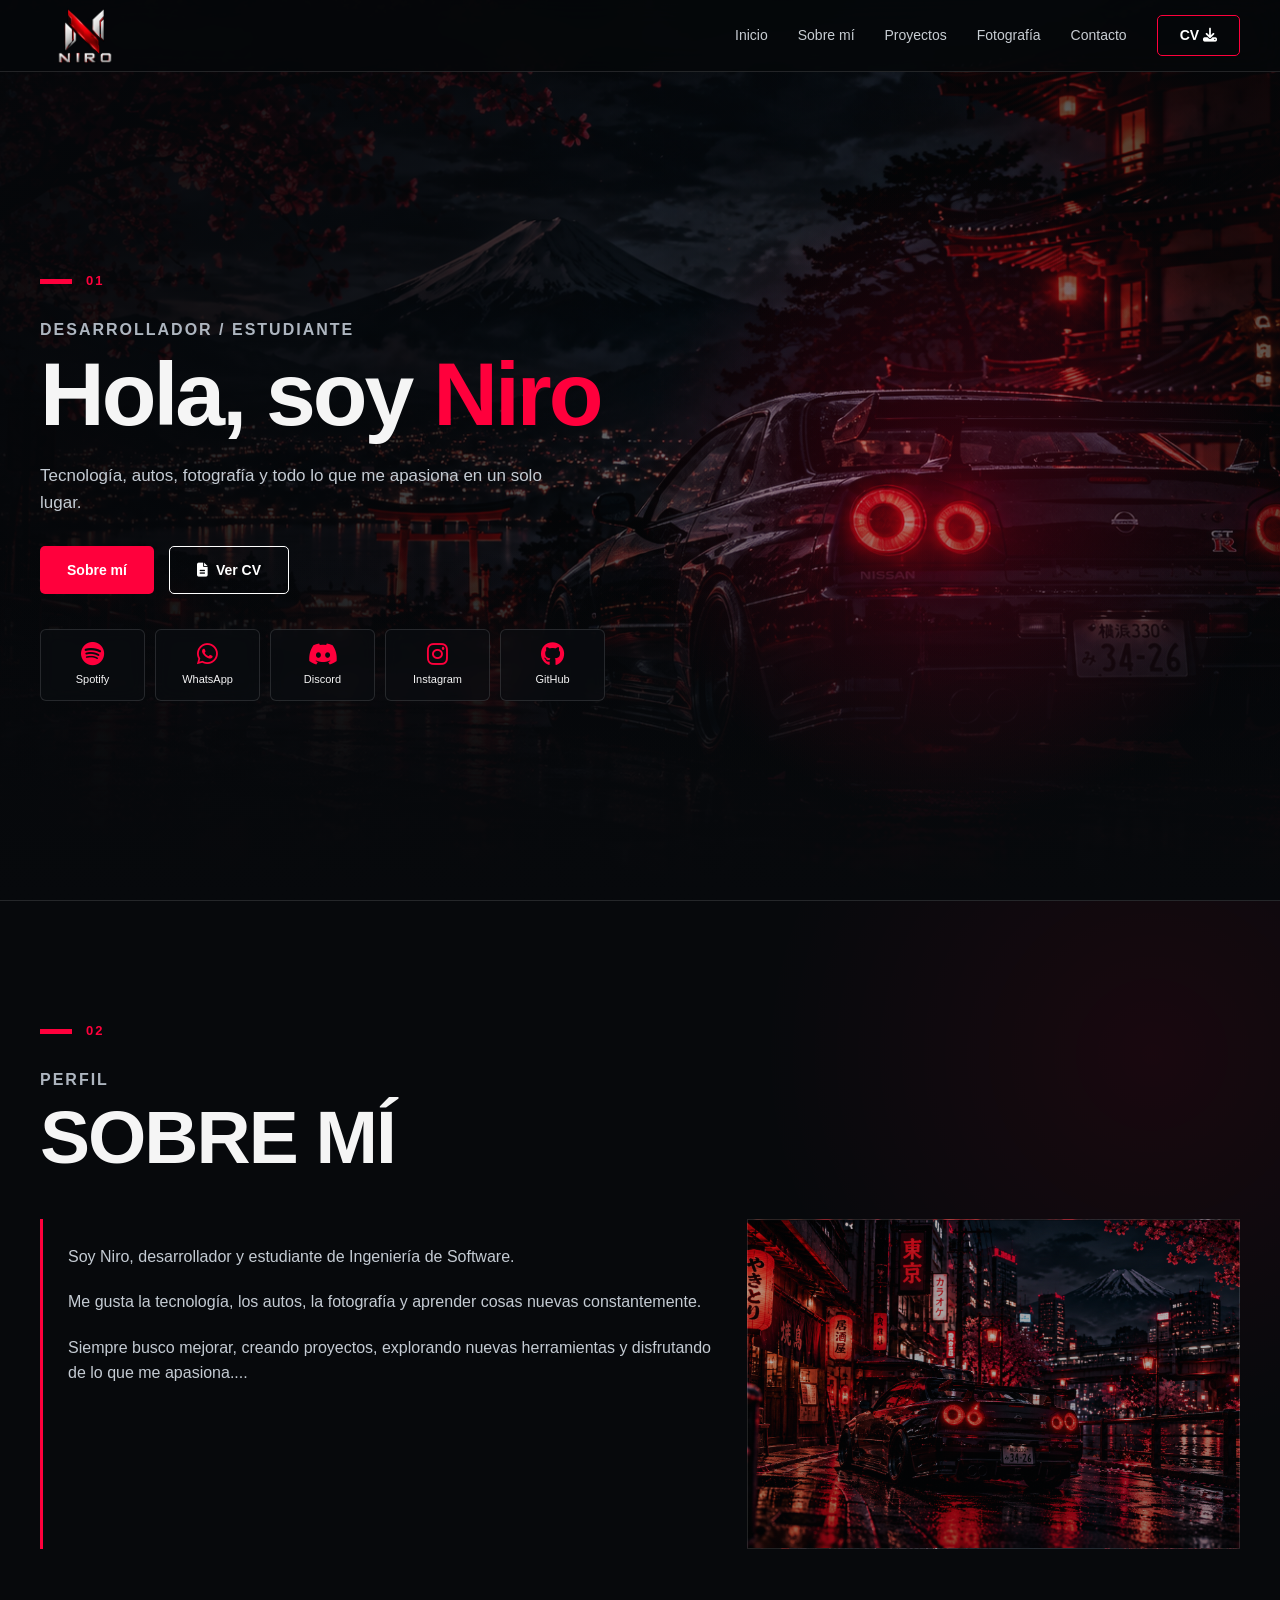
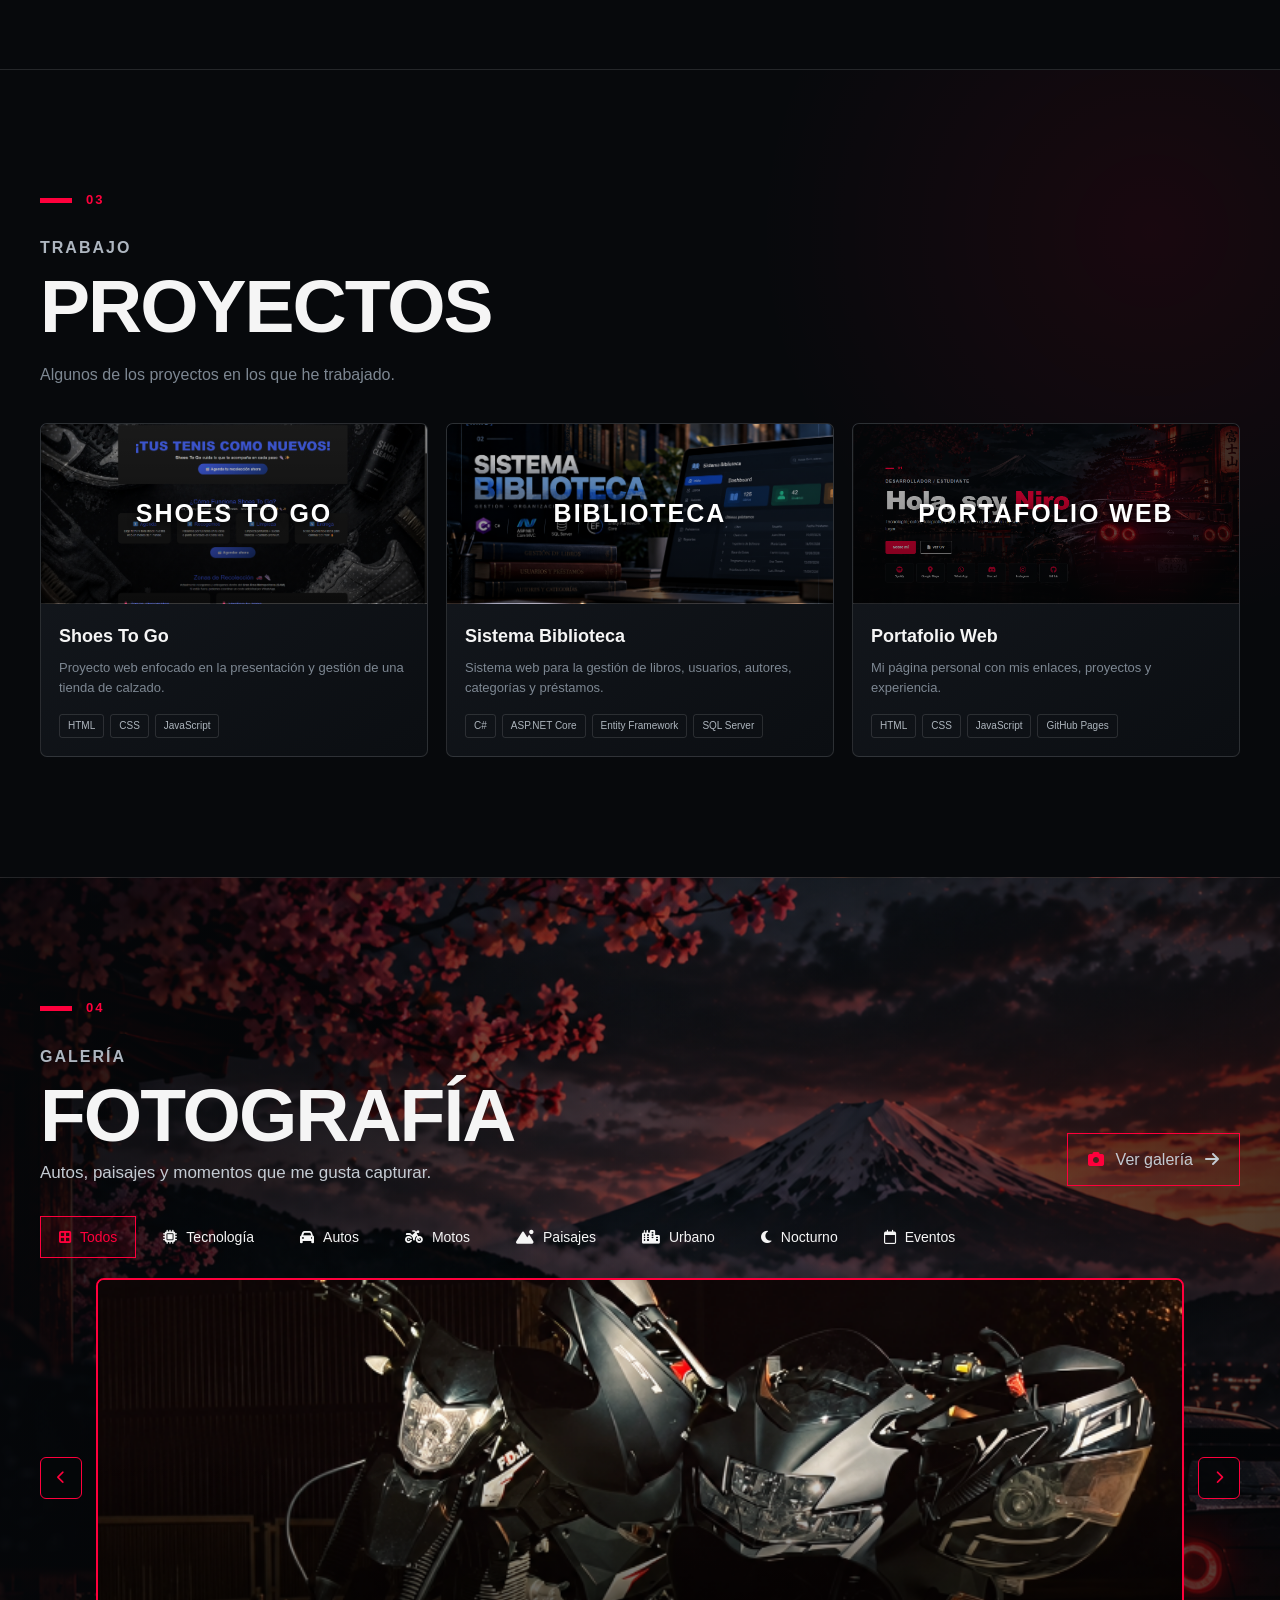
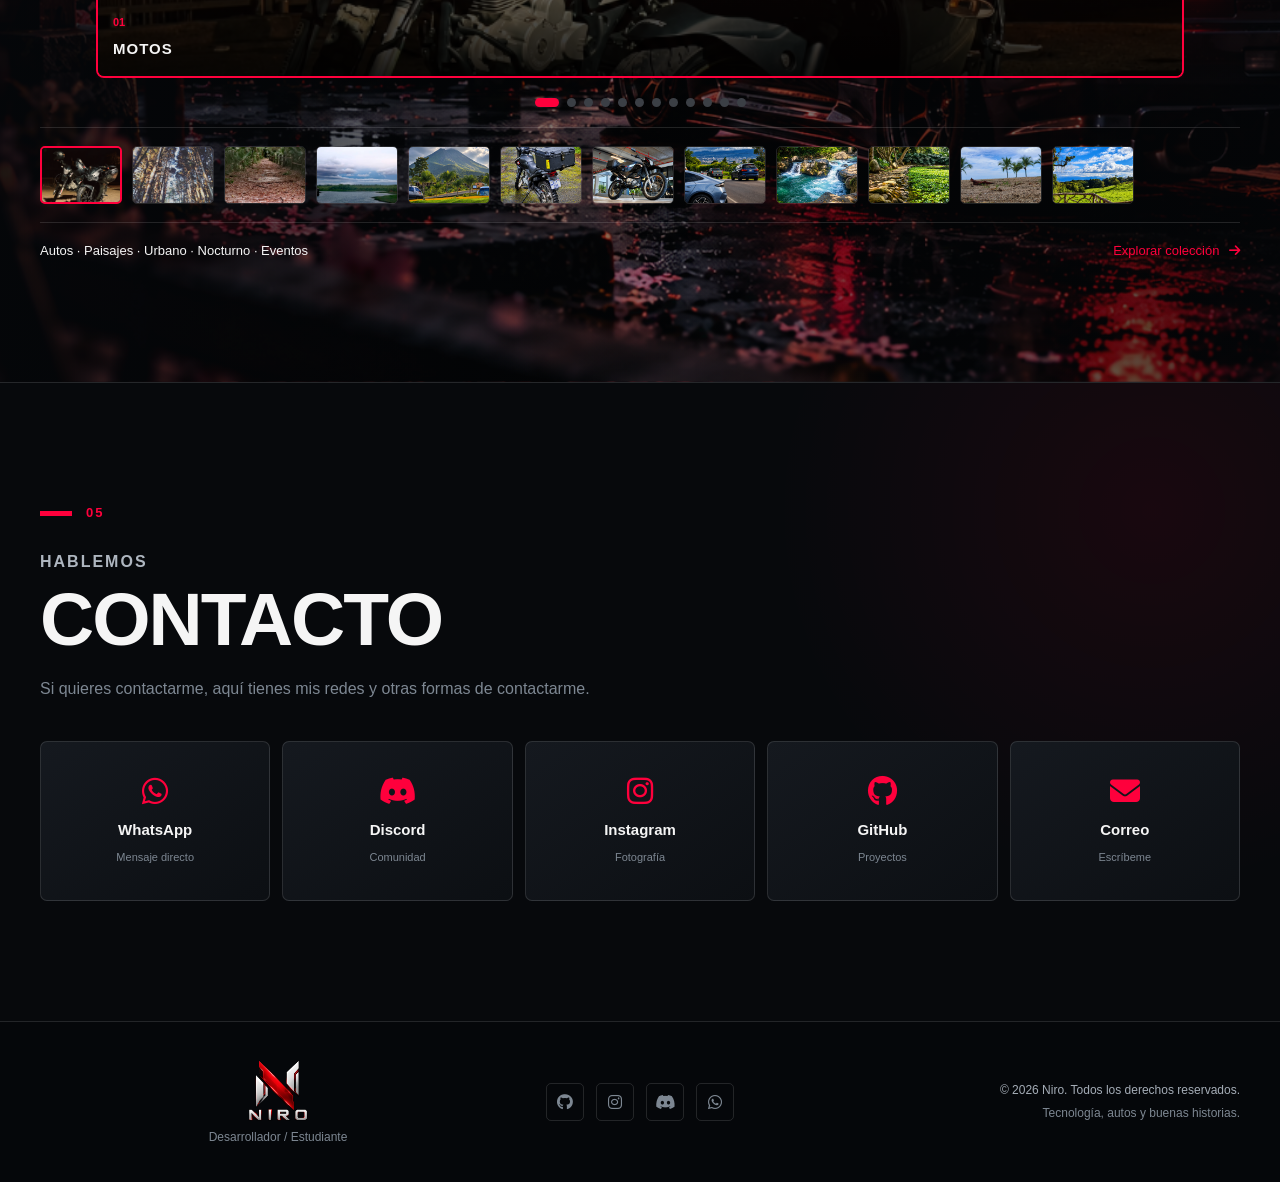
<file: index.html>
<!DOCTYPE html>
<html lang="es">
<head>
    <meta charset="UTF-8">
    <meta name="viewport" content="width=device-width, initial-scale=1.0">
    <meta name="description" content="Portafolio personal de Niro - Desarrollador, estudiante, fotografía y proyectos.">
    <title>Niro | Portafolio</title>

    <link rel="stylesheet" href="https://cdnjs.cloudflare.com/ajax/libs/font-awesome/6.5.2/css/all.min.css">
    <link rel="stylesheet" href="css/style.css">
    <link rel="icon" type="image/png" href="assets/img/logo.png">
</head>

<body>

<header class="site-header">

    <a href="index.html" class="photo-logo">
        <img src="assets/img/logo.png" alt="NIRO">
    </a>

    <!-- NAVBAR DESKTOP -->
    <nav class="desktop-nav">

        <a href="#inicio">Inicio</a>

        <a href="#sobre-mi">Sobre mí</a>

        <a href="#proyectos">Proyectos</a>

        <a href="#fotografia">Fotografía</a>

        <a href="#contacto">Contacto</a>

        <a href="assets/docs/Niels%20Curriculum.pdf"
           class="cv-button"
           target="_blank"
           rel="noopener noreferrer">
            CV <i class="fa-solid fa-download"></i>
        </a>

    </nav>


    <!-- BOTÓN MENÚ MÓVIL -->

    <button
        class="menu-toggle"
        type="button"
        aria-label="Abrir menú"
        aria-expanded="false">

        <i class="fa-solid fa-bars"></i>

    </button>


    <!-- NAVBAR MÓVIL -->

    <nav class="mobile-nav">

        <a href="#inicio">
            Inicio
        </a>

        <a href="#sobre-mi">
            Sobre mí
        </a>

        <a href="#proyectos">
            Proyectos
        </a>

        <a href="#fotografia">
            Fotografía
        </a>

        <a href="#contacto">
            Contacto
        </a>

        <a href="assets/docs/Niels%20Curriculum.pdf"
           class="cv-button"
           target="_blank"
           rel="noopener noreferrer">

            CV
            <i class="fa-solid fa-download"></i>

        </a>

    </nav>

</header>

<main>

    <section id="inicio" class="hero">
        <div class="hero-content">
            <div class="section-number">
                <span></span>
                01
            </div>

            <p class="eyebrow">DESARROLLADOR / ESTUDIANTE</p>

            <h1>
                Hola, soy
                <strong>Niro</strong>
            </h1>

            <p class="hero-description">
                Tecnología, autos, fotografía
                y todo lo que me apasiona
                en un solo lugar.
            </p>

            <div class="hero-buttons">
                <a href="#sobre-mi" class="btn btn-primary">
                    Sobre mí
                </a>

                <a href="assets/docs/Niels%20Curriculum.pdf" class="btn btn-outline" target="_blank" rel="noopener noreferrer">
                    <i class="fa-solid fa-file-lines"></i>
                    Ver CV
                </a>
            </div>

            <div class="quick-links">

                <a href="https://open.spotify.com/playlist/6AtNAOTkj8W7pWy95iQynt?si=6a3d3c55585047d9" class="quick-link" target="_blank" rel="noopener noreferrer">
                    <i class="fa-brands fa-spotify"></i>
                    <span>Spotify</span>
                </a>

                <a href="https://wa.me/50685936114" class="quick-link" target="_blank" rel="noopener noreferrer">
                    <i class="fa-brands fa-whatsapp"></i>
                    <span>WhatsApp</span>
                </a>

                <a href="https://discord.gg/T9t3En6EW" class="quick-link" target="_blank" rel="noopener noreferrer">
                    <i class="fa-brands fa-discord"></i>
                    <span>Discord</span>
                </a>

                <a href="https://www.instagram.com/nielsroldan/" class="quick-link" target="_blank" rel="noopener noreferrer">
                    <i class="fa-brands fa-instagram"></i>
                    <span>Instagram</span>
                </a>

                <a href="https://github.com/NIRO1004" class="quick-link" target="_blank" rel="noopener noreferrer">
                    <i class="fa-brands fa-github"></i>
                    <span>GitHub</span>
                </a>

            </div>
        </div>
    </section>

    <section id="sobre-mi" class="section">
        <div class="container">

            <div class="section-number">
                <span></span>
                02
            </div>

            <p class="eyebrow">PERFIL</p>

            <h2>SOBRE MÍ</h2>

            <div class="about-content">
                <div class="about-text">
                    <p>
                        Soy Niro, desarrollador
                        y estudiante de Ingeniería
                        de Software.
                    </p>

                    <p>
                        Me gusta la tecnología,
                        los autos, la fotografía
                        y aprender cosas nuevas
                        constantemente.
                    </p>

                    <p>
                        Siempre busco mejorar,
                        creando proyectos,
                        explorando nuevas
                        herramientas y disfrutando
                        de lo que me apasiona....
                    </p>
                </div>

                <div class="about-photo"></div>
            </div>

        </div>
    </section>

    <section id="proyectos" class="section">
        <div class="container">

            <div class="section-number">
                <span></span>
                03
            </div>

            <p class="eyebrow">TRABAJO</p>

            <h2>PROYECTOS</h2>

            <p class="section-description">
                Algunos de los proyectos
                en los que he trabajado.
            </p>

            <div class="projects">

                <a href="proyectos/shoes-to-go.html" class="project-card" aria-label="Ver proyecto Shoes To Go">
                    <div class="project-image image-shoes">
                        <span>SHOES TO GO</span>
                    </div>
                    <div class="project-info">
                        <h3>Shoes To Go</h3>
                        <p>
                            Proyecto web enfocado en la presentación y gestión de una
                            tienda de calzado.
                        </p>
                        <div class="tags">
                            <span>HTML</span>
                            <span>CSS</span>
                            <span>JavaScript</span>
                        </div>
                    </div>
                </a>

                <a href="proyectos/sistema-biblioteca.html" class="project-card" aria-label="Ver proyecto Sistema Biblioteca">
                    <div class="project-image image-biblioteca">
                        <span>BIBLIOTECA</span>
                    </div>
                    <div class="project-info">
                        <h3>Sistema Biblioteca</h3>
                        <p>
                            Sistema web para la gestión
                            de libros, usuarios, autores,
                            categorías y préstamos.
                        </p>
                        <div class="tags">
                            <span>C#</span>
                            <span>ASP.NET Core</span>
                            <span>Entity Framework</span>
                            <span>SQL Server</span>
                        </div>
                    </div>
                </a>

                <a href="proyectos/portafolio.html" class="project-card" aria-label="Ver proyecto Portafolio Web">
                    <div class="project-image image-portfolio">
                        <span>PORTAFOLIO WEB</span>
                    </div>

                    <div class="project-info">
                        <h3>Portafolio Web</h3>

                        <p>
                            Mi página personal
                            con mis enlaces,
                            proyectos y experiencia.
                        </p>

                        <div class="tags">
                            <span>HTML</span>
                            <span>CSS</span>
                            <span>JavaScript</span>
                            <span>GitHub Pages</span>
                        </div>
                    </div>
                </a>

                <!-- <a href="proyectos/base-datos.html" class="project-card" aria-label="Ver proyecto Base de Datos">
                    <div class="project-image image-database">
                        <span>SQL</span>
                    </div>

                    <div class="project-info">
                        <h3>Base de Datos</h3>

                        <p>
                            Proyectos y laboratorios
                            realizados con SQL Server.
                        </p>

                        <div class="tags">
                            <span>SQL</span>
                            <span>SQL Server</span>
                        </div>
                    </div>
                </a>

                <a href="proyectos/minecraft.html" class="project-card" aria-label="Ver proyecto Minecraft">
                    <div class="project-image image-minecraft">
                        <span>MINECRAFT</span>
                    </div>

                    <div class="project-info">
                        <h3>Modpack V4</h3>

                        <p>
                            Configuración y proyectos
                            en Minecraft con diferentes
                            modificaciones.
                        </p>

                        <div class="tags">
                            <span>Minecraft</span>
                            <span>Mods</span>
                        </div>
                    </div>
                </a>

                <a href="proyectos/arduino.html" class="project-card" aria-label="Ver proyectos Arduino">
                    <div class="project-image image-arduino">
                        <span>ARDUINO</span>
                    </div>

                    <div class="project-info">
                        <h3>Proyectos Arduino</h3>

                        <p>
                            Sensores, automatización
                            y control de movimiento.
                        </p>

                        <div class="tags">
                            <span>Arduino</span>
                            <span>C++</span>
                        </div>
                    </div>
                </a> -->

            </div>
        </div>
    </section>

    <section id="fotografia" class="section photography">
        <div class="container">
        
            <div class="section-number">
                <span></span>
                04
            </div>
        
            <p class="eyebrow">GALERÍA</p>
        
            <div class="photography-heading">
                <div>
                    <h2>FOTOGRAFÍA</h2>
                
                    <p class="photography-description">
                        Autos, paisajes y momentos que me gusta capturar.
                    </p>
                </div>
            
                <a href="fotografia.html" class="photography-button">
                    <i class="fa-solid fa-camera"></i>
                    <span>Ver galería</span>
                    <i class="fa-solid fa-arrow-right"></i>
                </a>
            </div>
        
            <div class="photography-categories">
                <button class="photo-category active" data-category="todos">
                    <i class="fa-solid fa-border-all"></i>
                    <span>Todos</span>
                </button>

                <button class="photo-category" data-category="tecnologia">
                    <i class="fa-solid fa-microchip"></i>
                    <span>Tecnología</span>
                </button>
            
                <button class="photo-category" data-category="autos">
                    <i class="fa-solid fa-car"></i>
                    <span>Autos</span>
                </button>

                <button class="photo-category" data-category="motos">
                    <i class="fa-solid fa-motorcycle"></i>
                    <span>Motos</span>
                </button>
            
                <button class="photo-category" data-category="paisajes">
                    <i class="fa-solid fa-mountain-sun"></i>
                    <span>Paisajes</span>
                </button>
            
                <button class="photo-category" data-category="urbano">
                    <i class="fa-solid fa-city"></i>
                    <span>Urbano</span>
                </button>
            
                <button class="photo-category" data-category="nocturno">
                    <i class="fa-solid fa-moon"></i>
                    <span>Nocturno</span>
                </button>
            
                <button class="photo-category" data-category="eventos">
                    <i class="fa-regular fa-calendar"></i>
                    <span>Eventos</span>
                </button>
            </div>
        
            <div class="photography-slider">
            
                <button class="photo-arrow photo-prev" aria-label="Fotografía anterior">
                    <i class="fa-solid fa-chevron-left"></i>
                </button>
            
                <div class="photography-track">
                
                    <a href="fotografia.html"
   class="photo-slide"
   data-category="motos">

    <img src="assets/img/fotografia/motos/1.png" alt="Fotografía de mi moto">

    <div class="photo-slide-info">
        <span>01</span>
        <strong>MOTOS</strong>
    </div>

</a>


<a href="fotografia.html"
   class="photo-slide"
   data-category="paisajes">

    <img src="assets/img/fotografia/paisajes/1.png" alt="Paisaje Arboleada">

    <div class="photo-slide-info">
        <span>02</span>
        <strong>PAISAJES</strong>
    </div>

</a>


<a href="fotografia.html"
   class="photo-slide"
   data-category="urbano">

    <img src="assets/img/fotografia/urbano/1.png" alt="Camino de Parque">

    <div class="photo-slide-info">
        <span>03</span>
        <strong>URBANO</strong>
    </div>

</a>


<a href="fotografia.html"
   class="photo-slide"
   data-category="paisajes">

    <img src="assets/img/fotografia/paisajes/2.png" alt="Caudal del Lago">

    <div class="photo-slide-info">
        <span>04</span>
        <strong>PAISAJES</strong>
    </div>

</a>


<a href="fotografia.html"
   class="photo-slide"
   data-category="paisajes">

    <img src="assets/img/fotografia/paisajes/3.png" alt="Volcan Arenal">

    <div class="photo-slide-info">
        <span>05</span>
        <strong>PAISAJES</strong>
    </div>

</a>


<a href="fotografia.html"
   class="photo-slide"
   data-category="motos">

    <img src="assets/img/fotografia/motos/2.png" alt="Liberando los Pensamientos">

    <div class="photo-slide-info">
        <span>06</span>
        <strong>MOTOS</strong>
    </div>

</a>


<a href="fotografia.html"
   class="photo-slide"
   data-category="motos">

    <img src="assets/img/fotografia/motos/3.png" alt="Estilo">

    <div class="photo-slide-info">
        <span>07</span>
        <strong>MOTOS</strong>
    </div>

</a>


<a href="fotografia.html"
   class="photo-slide"
   data-category="urbano">

    <img src="assets/img/fotografia/urbano/2.png" alt="Vista de la Ciudad">

    <div class="photo-slide-info">
        <span>08</span>
        <strong>URBANO</strong>
    </div>

</a>


<a href="fotografia.html"
   class="photo-slide"
   data-category="paisajes">

    <img src="assets/img/fotografia/paisajes/4.png" alt="Catarata">

    <div class="photo-slide-info">
        <span>09</span>
        <strong>PAISAJES</strong>
    </div>

</a>


<a href="fotografia.html"
   class="photo-slide"
   data-category="paisajes">

    <img src="assets/img/fotografia/paisajes/5.png" alt="Liberación">

    <div class="photo-slide-info">
        <span>10</span>
        <strong>PAISAJES</strong>
    </div>

</a>


<a href="fotografia.html"
   class="photo-slide"
   data-category="paisajes">

    <img src="assets/img/fotografia/paisajes/6.png" alt="Tour">

    <div class="photo-slide-info">
        <span>11</span>
        <strong>PAISAJES</strong>
    </div>

</a>


<a href="fotografia.html"
   class="photo-slide"
   data-category="paisajes">

    <img src="assets/img/fotografia/paisajes/7.png" alt="Vistas desde el Volcan">

    <div class="photo-slide-info">
        <span>12</span>
        <strong>PAISAJES</strong>
    </div>

</a>
                
                </div>
            
                <button class="photo-arrow photo-next" aria-label="Siguiente fotografía">
                    <i class="fa-solid fa-chevron-right"></i>
                </button>
            
            </div>
        
            <div class="photography-dots">
                <button class="photo-dot active"></button>
                <button class="photo-dot"></button>
                <button class="photo-dot"></button>
                <button class="photo-dot"></button>
                <button class="photo-dot"></button>
            </div>
        
            <div class="photography-thumbnails">
            
                <button class="photo-thumb active">
                    <img src="assets/img/fotografia.png" alt="">
                </button>
            
                <button class="photo-thumb">
                    <img src="assets/img/hero.png" alt="">
                </button>
            
                <button class="photo-thumb">
                    <img src="assets/img/stgg.png" alt="">
                </button>
            
                <button class="photo-thumb">
                    <img src="assets/img/portafolio.png" alt="">
                </button>
            
                <button class="photo-thumb">
                    <img src="assets/img/minecraft.png" alt="">
                </button>
            
                <button class="photo-thumb">
                    <img src="assets/img/database.png" alt="">
                </button>
            
                <button class="photo-thumb">
                    <img src="assets/img/arduino.png" alt="">
                </button>
            
            </div>
        
            <div class="photography-more">
                <span>Autos · Paisajes · Urbano · Nocturno · Eventos</span>
            
                <a href="fotografia.html">
                    Explorar colección
                    <i class="fa-solid fa-arrow-right"></i>
                </a>
            </div>
        
        </div>
    </section>
    <section id="contacto" class="section">
        <div class="container">

            <div class="section-number">
                <span></span>
                05
            </div>

            <p class="eyebrow">HABLEMOS</p>

            <h2>CONTACTO</h2>

            <p class="section-description">
                Si quieres contactarme,
                aquí tienes mis redes
                y otras formas de contactarme.
            </p>

            <div class="contact-links">

                <a href="https://wa.me/50685936114" target="_blank" rel="noopener noreferrer">
                    <i class="fa-brands fa-whatsapp"></i>
                    <span>WhatsApp</span>
                    <small>Mensaje directo</small>
                </a>

                <a href="https://discord.gg/T9t3En6EW" target="_blank" rel="noopener noreferrer">
                    <i class="fa-brands fa-discord"></i>
                    <span>Discord</span>
                    <small>Comunidad</small>
                </a>

                <a href="https://www.instagram.com/nielsroldan/" target="_blank" rel="noopener noreferrer">
                    <i class="fa-brands fa-instagram"></i>
                    <span>Instagram</span>
                    <small>Fotografía</small>
                </a>

                <a href="https://github.com/NIRO1004" target="_blank" rel="noopener noreferrer">
                    <i class="fa-brands fa-github"></i>
                    <span>GitHub</span>
                    <small>Proyectos</small>
                </a>

                <a href="mailto:nielsroldan@gmail.com">
                    <i class="fa-solid fa-envelope"></i>
                    <span>Correo</span>
                    <small>Escríbeme</small>
                </a>

            </div>
        </div>
    </section>

</main>


<!-- FOOTER -->

<footer>

    <div class="footer-brand">

        <div class="footer-logo">
            <img src="assets/img/logo.png" alt="Logo NIRO">
        </div>

        <p>Desarrollador / Estudiante</p>

    </div>


    <div class="footer-social">

        <a href="https://github.com/NIRO1004"
           target="_blank"
           rel="noopener noreferrer"
           aria-label="GitHub">
            <i class="fa-brands fa-github"></i>
        </a>

        <a href="https://www.instagram.com/nielsroldan/"
           target="_blank"
           rel="noopener noreferrer"
           aria-label="Instagram">
            <i class="fa-brands fa-instagram"></i>
        </a>

        <a href="https://discord.gg/T9t3En6EW"
           target="_blank"
           rel="noopener noreferrer"
           aria-label="Discord">
            <i class="fa-brands fa-discord"></i>
        </a>

        <a href="https://wa.me/50685936114"
           target="_blank"
           rel="noopener noreferrer"
           aria-label="WhatsApp">
            <i class="fa-brands fa-whatsapp"></i>
        </a>

    </div>


    <div class="footer-copy">

        <p>© 2026 Niro. Todos los derechos reservados.</p>
        <p>Tecnología, autos y buenas historias.</p>

    </div>

</footer>


<script src="js/script.js"></script>

</body>
</html>
</file>
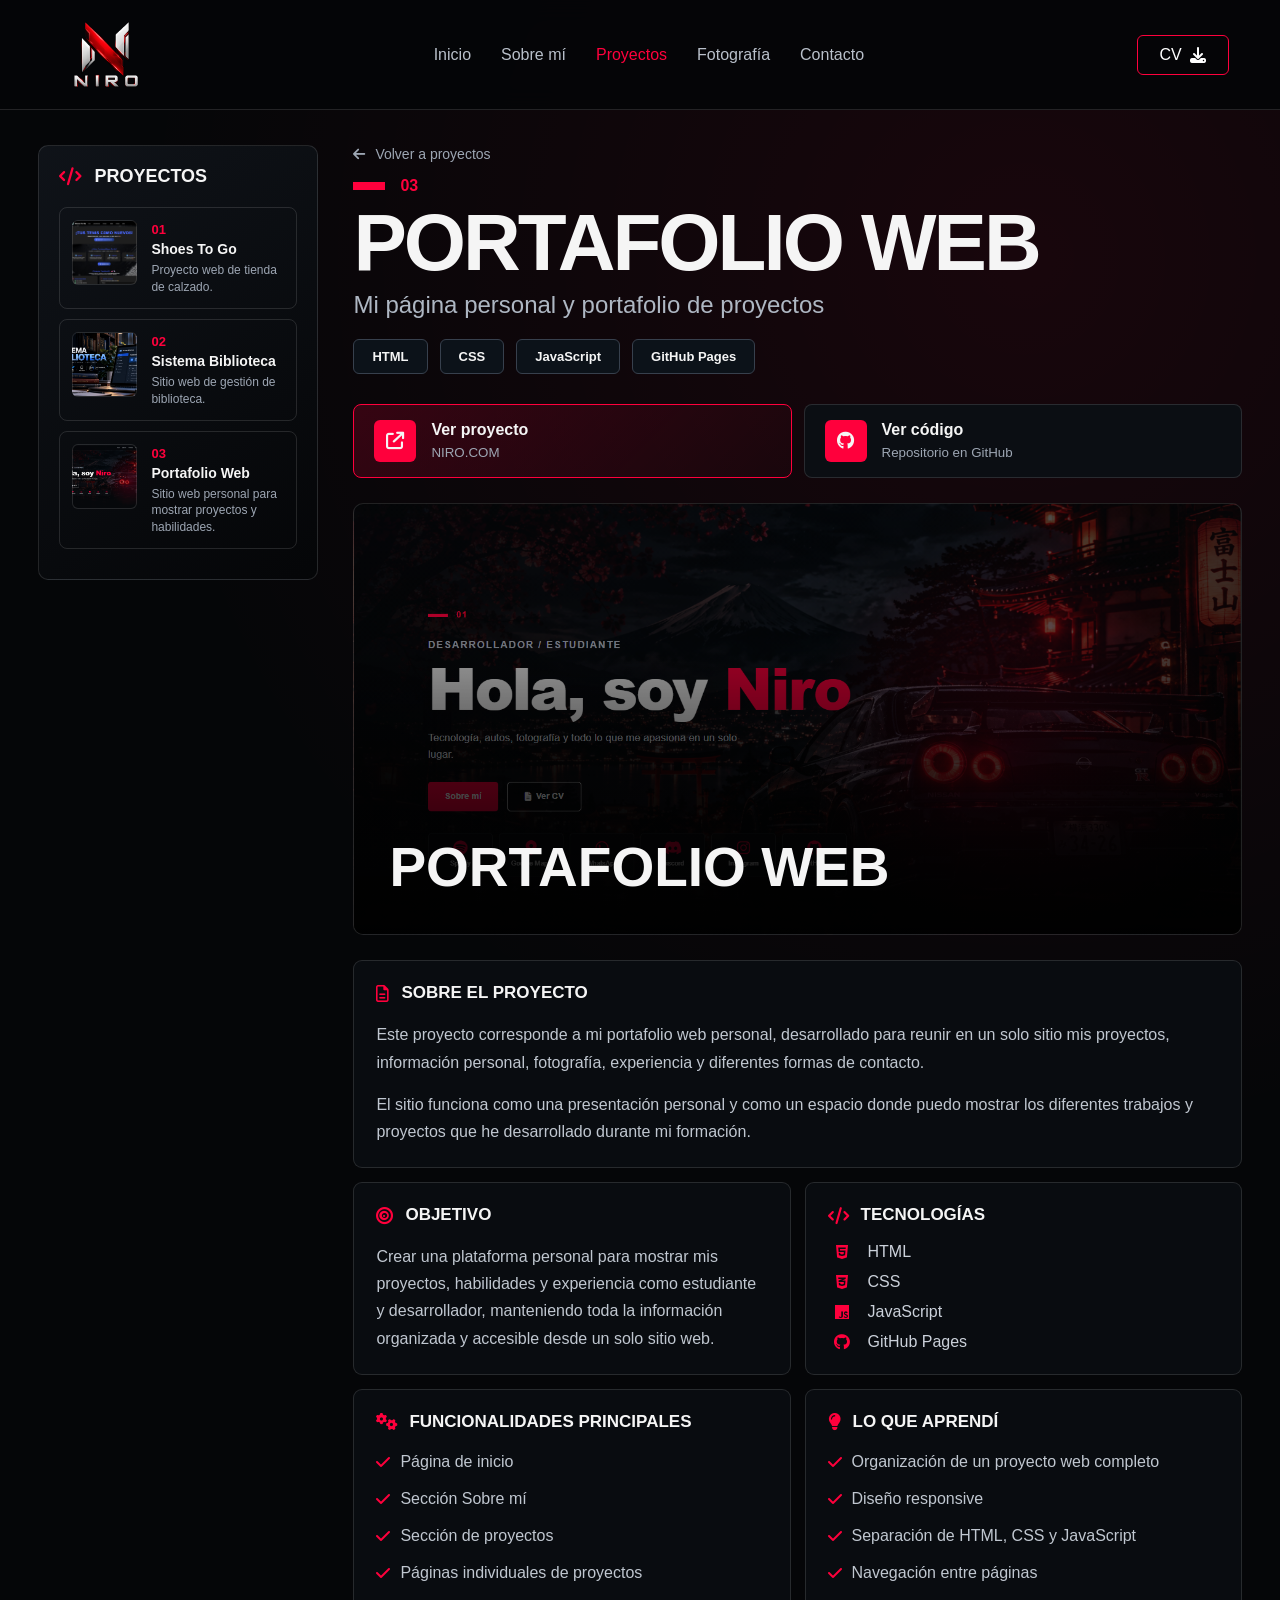
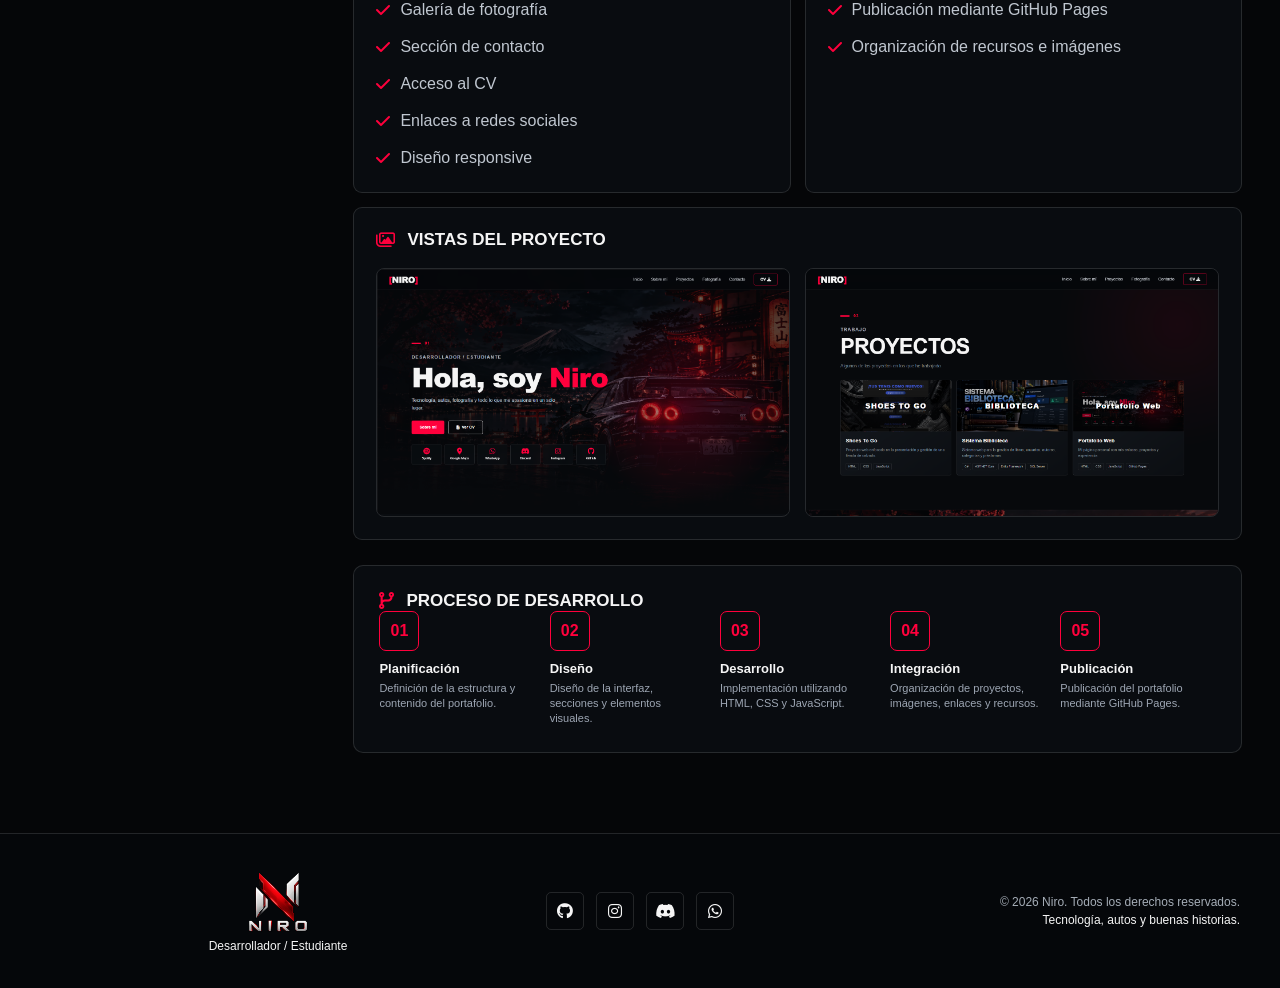
<file: proyectos/portafolio.html>
<!DOCTYPE html>
<html lang="es">
<head>
    <meta charset="UTF-8">
    <meta name="viewport" content="width=device-width, initial-scale=1.0">
    <meta name="description" content="Portafolio Web - Proyecto desarrollado por Niro.">
    <title>Niro | Portafolio Web</title>

    <link rel="stylesheet" href="https://cdnjs.cloudflare.com/ajax/libs/font-awesome/6.5.2/css/all.min.css">
    <link rel="stylesheet" href="../css/POR.css">
    <link rel="icon" type="image/png" href="../assets/img/logo.png">
</head>

<body>

<header class="project-header">

    <a href="../index.html" class="photo-logo">
        <img src="../assets/img/logo.png" alt="NIRO">
    </a>

    <nav class="project-nav desktop-nav">

        <a href="../index.html#inicio">Inicio</a>
        <a href="../index.html#sobre-mi">Sobre mí</a>
        <a href="../index.html#proyectos" class="active">Proyectos</a>
        <a href="../index.html#fotografia">Fotografía</a>
        <a href="../index.html#contacto">Contacto</a>

    </nav>

    <a href="../assets/docs/Niels%20Curriculum.pdf"
       class="cv-button desktop-cv"
       target="_blank"
       rel="noopener noreferrer">
        CV <i class="fa-solid fa-download"></i>
    </a>

    <button class="menu-toggle"
            type="button"
            aria-label="Abrir menú"
            aria-expanded="false">
        <i class="fa-solid fa-bars"></i>
    </button>

    <nav class="mobile-nav">

        <a href="../index.html#inicio">Inicio</a>
        <a href="../index.html#sobre-mi">Sobre mí</a>
        <a href="../index.html#proyectos" class="active">Proyectos</a>
        <a href="../index.html#fotografia">Fotografía</a>
        <a href="../index.html#contacto">Contacto</a>

        <a href="../assets/docs/Niels%20Curriculum.pdf"
           class="cv-button"
           target="_blank"
           rel="noopener noreferrer">
            CV <i class="fa-solid fa-download"></i>
        </a>

    </nav>

</header>


<main class="project-layout">

    <aside class="project-sidebar">

        <div class="sidebar-title">
            <i class="fa-solid fa-code"></i>
            <span>PROYECTOS</span>
        </div>


        <a href="shoes-to-go.html" class="sidebar-project">
            <div class="sidebar-image" style="background-image:url('../assets/img/stgg.png');"></div>

            <div class="sidebar-info">
                <span class="sidebar-number">01</span>
                <h3>Shoes To Go</h3>
                <p>Proyecto web de tienda de calzado.</p>
            </div>
        </a>

        <a href="../proyectos/sistema-biblioteca.html" class="sidebar-project">
            <div class="sidebar-image" style="background-image:url('../assets/img/biblioteca.png');"></div>

            <div class="sidebar-info">
                <span class="sidebar-number">02</span>
                <h3>Sistema Biblioteca</h3>
                <p>Sitio web de gestión de biblioteca.</p>
            </div>
        </a>

        <a href="../proyectos/portafolio.html" class="sidebar-project">
            <div class="sidebar-image" style="background-image:url('../assets/img/porta.png');"></div>

            <div class="sidebar-info">
                <span class="sidebar-number">03</span>
                <h3>Portafolio Web</h3>
                <p>Sitio web personal para mostrar proyectos y habilidades.</p>
            </div>
        </a>

<!--
        <a href="base-datos.html" class="sidebar-project">

            <div class="sidebar-image" style="background-image:url('../assets/img/database.png');"></div>

            <div class="sidebar-info">
                <span class="sidebar-number">04</span>
                <h3>Base de Datos</h3>
                <p>Proyectos y laboratorios SQL Server.</p>
            </div>

        </a>


        <a href="minecraft.html" class="sidebar-project">

            <div class="sidebar-image" style="background-image:url('../assets/img/minecraft.png');"></div>

            <div class="sidebar-info">
                <span class="sidebar-number">05</span>
                <h3>Modpack V4</h3>
                <p>Minecraft y modificaciones.</p>
            </div>

        </a>


        <a href="arduino.html" class="sidebar-project">

            <div class="sidebar-image" style="background-image:url('../assets/img/arduino.png');"></div>

            <div class="sidebar-info">
                <span class="sidebar-number">06</span>
                <h3>Proyectos Arduino</h3>
                <p>Sensores y automatización.</p>
            </div>

        </a>
    -->
    </aside>


    <section class="project-main">

        <a href="../index.html#proyectos" class="back-link">
            <i class="fa-solid fa-arrow-left"></i>
            Volver a proyectos
        </a>


        <div class="project-number">
            03
        </div>


        <h1 class="project-title">
            PORTAFOLIO WEB
        </h1>


        <p class="project-subtitle">
            Mi página personal y portafolio de proyectos
        </p>


        <div class="technology-tags">
            <span>HTML</span>
            <span>CSS</span>
            <span>JavaScript</span>
            <span>GitHub Pages</span>
        </div>


        <div class="project-buttons">

            <a href="https://niro1004.github.io/NIRO.COM/"
               class="project-button primary"
               id="project-link"
               target="_blank"
               rel="noopener noreferrer">

                <i class="fa-solid fa-arrow-up-right-from-square"></i>

                <div>
                    <strong>Ver proyecto</strong>
                    <small>NIRO.COM</small>
                </div>

            </a>


            <a href="https://github.com/NIRO1004/NIRO.COM"
               class="project-button"
               id="github-link"
               target="_blank"
               rel="noopener noreferrer">

                <i class="fa-brands fa-github"></i>

                <div>
                    <strong>Ver código</strong>
                    <small>Repositorio en GitHub</small>
                </div>

            </a>

        </div>


        <div class="project-hero">

            <div class="project-hero-overlay">

                <h2>
                    PORTAFOLIO WEB
                </h2>

            </div>

        </div>


        <div class="info-grid">


            <!-- SOBRE EL PROYECTO -->

            <article class="info-card full">

                <h2>
                    <i class="fa-regular fa-file-lines"></i>
                    Sobre el proyecto
                </h2>

                <p>
                    Este proyecto corresponde a mi portafolio web personal,
                    desarrollado para reunir en un solo sitio mis proyectos,
                    información personal, fotografía, experiencia y diferentes
                    formas de contacto.
                </p>

                <p style="margin-top:15px;">
                    El sitio funciona como una presentación personal y como un
                    espacio donde puedo mostrar los diferentes trabajos y
                    proyectos que he desarrollado durante mi formación.
                </p>

            </article>


            <!-- OBJETIVO -->

            <article class="info-card">

                <h2>
                    <i class="fa-solid fa-bullseye"></i>
                    Objetivo
                </h2>

                <p>
                    Crear una plataforma personal para mostrar mis proyectos,
                    habilidades y experiencia como estudiante y desarrollador,
                    manteniendo toda la información organizada y accesible
                    desde un solo sitio web.
                </p>

            </article>


            <!-- TECNOLOGIAS -->

            <article class="info-card">

                <h2>
                    <i class="fa-solid fa-code"></i>
                    Tecnologías
                </h2>

                <div class="technology-list">

                    <div class="technology-item">
                        <i class="fa-brands fa-html5"></i>
                        HTML
                    </div>

                    <div class="technology-item">
                        <i class="fa-brands fa-css3-alt"></i>
                        CSS
                    </div>

                    <div class="technology-item">
                        <i class="fa-brands fa-js"></i>
                        JavaScript
                    </div>

                    <div class="technology-item">
                        <i class="fa-brands fa-github"></i>
                        GitHub Pages
                    </div>

                </div>

            </article>


            <!-- FUNCIONALIDADES -->

            <article class="info-card">

                <h2>
                    <i class="fa-solid fa-gears"></i>
                    Funcionalidades principales
                </h2>

                <ul class="feature-list">

                    <li>
                        <i class="fa-solid fa-check"></i>
                        Página de inicio
                    </li>

                    <li>
                        <i class="fa-solid fa-check"></i>
                        Sección Sobre mí
                    </li>

                    <li>
                        <i class="fa-solid fa-check"></i>
                        Sección de proyectos
                    </li>

                    <li>
                        <i class="fa-solid fa-check"></i>
                        Páginas individuales de proyectos
                    </li>

                    <li>
                        <i class="fa-solid fa-check"></i>
                        Galería de fotografía
                    </li>

                    <li>
                        <i class="fa-solid fa-check"></i>
                        Sección de contacto
                    </li>

                    <li>
                        <i class="fa-solid fa-check"></i>
                        Acceso al CV
                    </li>

                    <li>
                        <i class="fa-solid fa-check"></i>
                        Enlaces a redes sociales
                    </li>

                    <li>
                        <i class="fa-solid fa-check"></i>
                        Diseño responsive
                    </li>

                </ul>

            </article>


            <!-- LO QUE APRENDI -->

            <article class="info-card">

                <h2>
                    <i class="fa-solid fa-lightbulb"></i>
                    Lo que aprendí
                </h2>

                <ul class="feature-list">

                    <li>
                        <i class="fa-solid fa-check"></i>
                        Organización de un proyecto web completo
                    </li>

                    <li>
                        <i class="fa-solid fa-check"></i>
                        Diseño responsive
                    </li>

                    <li>
                        <i class="fa-solid fa-check"></i>
                        Separación de HTML, CSS y JavaScript
                    </li>

                    <li>
                        <i class="fa-solid fa-check"></i>
                        Navegación entre páginas
                    </li>

                    <li>
                        <i class="fa-solid fa-check"></i>
                        Publicación mediante GitHub Pages
                    </li>

                    <li>
                        <i class="fa-solid fa-check"></i>
                        Organización de recursos e imágenes
                    </li>

                </ul>

            </article>


            <!-- VISTAS DEL PROYECTO -->

            <article class="info-card full">

                <h2>
                    <i class="fa-regular fa-images"></i>
                    Vistas del proyecto
                </h2>

                <div class="project-gallery">

                    <div class="gallery-item">
                        <img src="../assets/img/porta.png"
                             alt="Vista principal del Portafolio Web">
                    </div>

                    <div class="gallery-item">
                        <img src="../assets/img/port2.png"
                             alt="Vista del inicio del Portafolio Web">
                    </div>

                </div>

            </article>


        </div>


        <!-- PROCESO DE DESARROLLO -->

        <section class="development">

            <h2>
                <i class="fa-solid fa-code-branch"></i>
                Proceso de desarrollo
            </h2>


            <div class="process">


                <div class="process-item">

                    <div class="process-number">
                        01
                    </div>

                    <strong>Planificación</strong>

                    <p>
                        Definición de la estructura y contenido del portafolio.
                    </p>

                </div>


                <div class="process-item">

                    <div class="process-number">
                        02
                    </div>

                    <strong>Diseño</strong>

                    <p>
                        Diseño de la interfaz, secciones y elementos visuales.
                    </p>

                </div>


                <div class="process-item">

                    <div class="process-number">
                        03
                    </div>

                    <strong>Desarrollo</strong>

                    <p>
                        Implementación utilizando HTML, CSS y JavaScript.
                    </p>

                </div>


                <div class="process-item">

                    <div class="process-number">
                        04
                    </div>

                    <strong>Integración</strong>

                    <p>
                        Organización de proyectos, imágenes, enlaces y recursos.
                    </p>

                </div>


                <div class="process-item">

                    <div class="process-number">
                        05
                    </div>

                    <strong>Publicación</strong>

                    <p>
                        Publicación del portafolio mediante GitHub Pages.
                    </p>

                </div>


            </div>

        </section>


    </section>

</main>


<!-- FOOTER -->

<footer>

    <div class="footer-brand">

        <div class="footer-logo">
            <img src="../assets/img/logo.png" alt="Logo NIRO">
        </div>

        <p>Desarrollador / Estudiante</p>

    </div>


    <div class="footer-social">

        <a href="https://github.com/NIRO1004"
           target="_blank"
           rel="noopener noreferrer"
           aria-label="GitHub">
            <i class="fa-brands fa-github"></i>
        </a>

        <a href="https://www.instagram.com/nielsroldan/"
           target="_blank"
           rel="noopener noreferrer"
           aria-label="Instagram">
            <i class="fa-brands fa-instagram"></i>
        </a>

        <a href="https://discord.gg/T9t3En6EW"
           target="_blank"
           rel="noopener noreferrer"
           aria-label="Discord">
            <i class="fa-brands fa-discord"></i>
        </a>

        <a href="https://wa.me/50685936114"
           target="_blank"
           rel="noopener noreferrer"
           aria-label="WhatsApp">
            <i class="fa-brands fa-whatsapp"></i>
        </a>

    </div>


    <div class="footer-copy">

        <p>© 2026 Niro. Todos los derechos reservados.</p>
        <p>Tecnología, autos y buenas historias.</p>

    </div>

</footer>


<script src="../js/POR.js"></script>

</body>
</html>
</file>
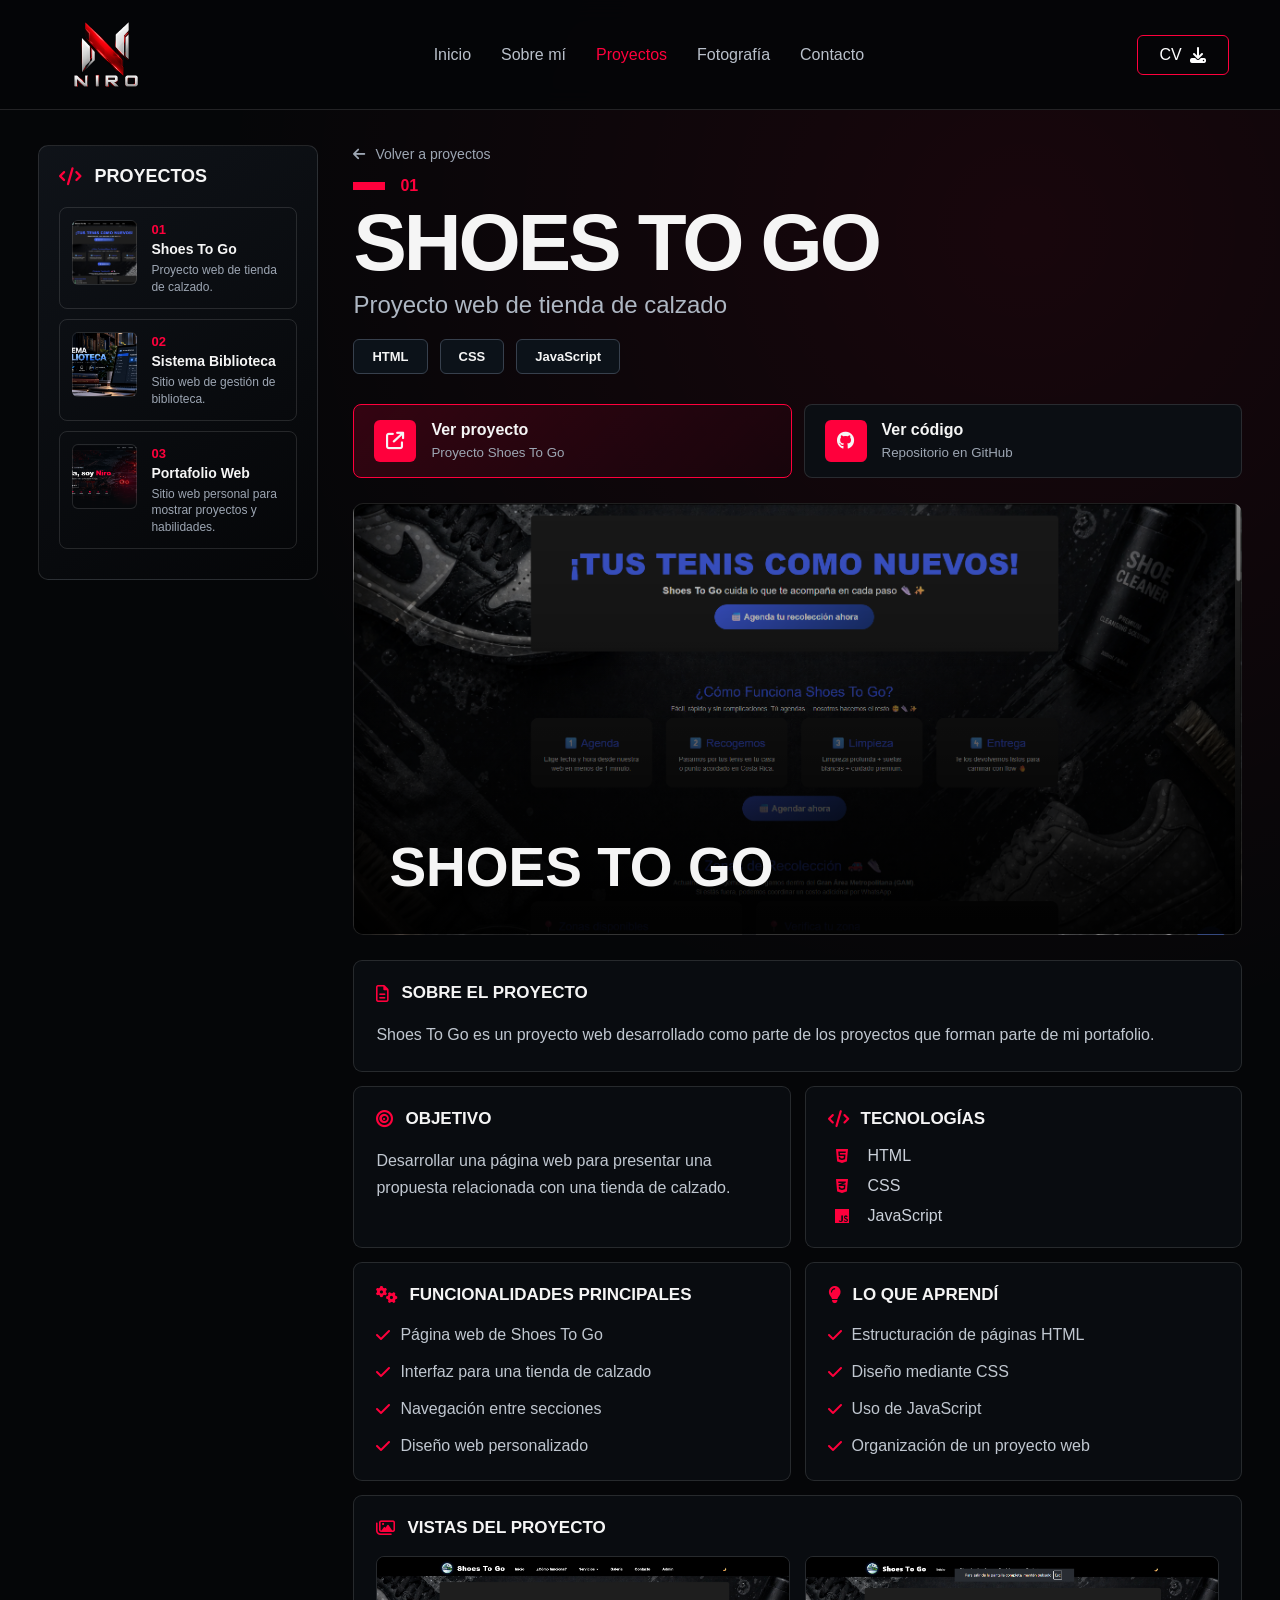
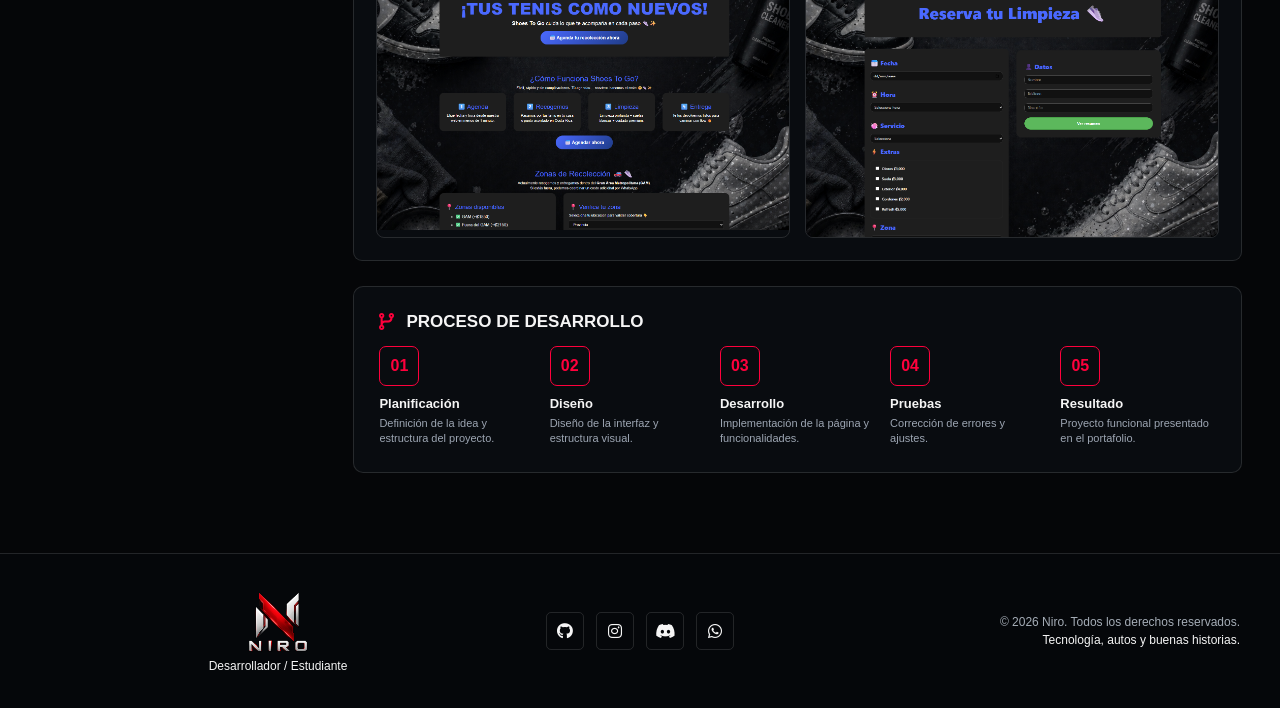
<file: proyectos/shoes-to-go.html>
<!DOCTYPE html>
<html lang="es">
<head>
    <meta charset="UTF-8">
    <meta name="viewport" content="width=device-width, initial-scale=1.0">
    <meta name="description" content="Shoes To Go - Proyecto web desarrollado por Niro.">
    <title>Niro | Shoes To Go</title>

    <link rel="stylesheet" href="https://cdnjs.cloudflare.com/ajax/libs/font-awesome/6.5.2/css/all.min.css">
    <link rel="stylesheet" href="../css/STG.css">
    <link rel="icon" type="image/png" href="../assets/img/logo.png">

<body>

<header class="project-header">

    <a href="../index.html" class="photo-logo">
        <img src="../assets/img/logo.png" alt="NIRO">
    </a>

    <nav class="project-nav desktop-nav">

        <a href="../index.html#inicio">Inicio</a>
        <a href="../index.html#sobre-mi">Sobre mí</a>
        <a href="../index.html#proyectos" class="active">Proyectos</a>
        <a href="../index.html#fotografia">Fotografía</a>
        <a href="../index.html#contacto">Contacto</a>

    </nav>

    <a href="../assets/docs/Niels%20Curriculum.pdf"
       class="cv-button desktop-cv"
       target="_blank"
       rel="noopener noreferrer">
        CV <i class="fa-solid fa-download"></i>
    </a>

    <button class="menu-toggle"
            type="button"
            aria-label="Abrir menú"
            aria-expanded="false">
        <i class="fa-solid fa-bars"></i>
    </button>

    <nav class="mobile-nav">

        <a href="../index.html#inicio">Inicio</a>
        <a href="../index.html#sobre-mi">Sobre mí</a>
        <a href="../index.html#proyectos" class="active">Proyectos</a>
        <a href="../index.html#fotografia">Fotografía</a>
        <a href="../index.html#contacto">Contacto</a>

        <a href="../assets/docs/Niels%20Curriculum.pdf"
           class="cv-button"
           target="_blank"
           rel="noopener noreferrer">
            CV <i class="fa-solid fa-download"></i>
        </a>

    </nav>

</header>

<main class="project-layout">

    <aside class="project-sidebar">

        <div class="sidebar-title">
            <i class="fa-solid fa-code"></i>
            <span>PROYECTOS</span>
        </div>


        <!-- SHOES TO GO -->

        <a href="shoes-to-go.html" class="sidebar-project ">
            <div class="sidebar-image" style="background-image:url('../assets/img/stgg.png');"></div>

            <div class="sidebar-info">
                <span class="sidebar-number">01</span>
                <h3>Shoes To Go</h3>
                <p>Proyecto web de tienda de calzado.</p>
            </div>
        </a>

        <a href="../proyectos/sistema-biblioteca.html" class="sidebar-project">
            <div class="sidebar-image" style="background-image:url('../assets/img/biblioteca.png');"></div>

            <div class="sidebar-info">
                <span class="sidebar-number">02</span>
                <h3>Sistema Biblioteca</h3>
                <p>Sitio web de gestión de biblioteca.</p>
            </div>
        </a>

        <a href="../proyectos/portafolio.html" class="sidebar-project">
            <div class="sidebar-image" style="background-image:url('../assets/img/porta.png');"></div>

            <div class="sidebar-info">
                <span class="sidebar-number">03</span>
                <h3>Portafolio Web</h3>
                <p>Sitio web personal para mostrar proyectos y habilidades.</p>
            </div>
        </a>


        <!-- MINECRAFT 

        <a href="minecraft.html" class="sidebar-project">

            <div class="sidebar-image"
                 style="background-image:url('../assets/img/minecraft.png');">
            </div>

            <div class="sidebar-info">
                <span class="sidebar-number">04</span>
                <h3>Modpack V4</h3>
                <p>Minecraft y modificaciones.</p>
            </div>

        </a>


         ARDUINO 

        <a href="arduino.html" class="sidebar-project">

            <div class="sidebar-image"
                 style="background-image:url('../assets/img/arduino.png');">
            </div>

            <div class="sidebar-info">
                <span class="sidebar-number">05</span>
                <h3>Proyectos Arduino</h3>
                <p>Sensores y automatización.</p>
            </div>

        </a>
    -->
    </aside>

    <section class="project-main">

        <a href="../index.html#proyectos" class="back-link">
            <i class="fa-solid fa-arrow-left"></i>
            Volver a proyectos
        </a>

        <div class="project-number">01</div>

        <h1 class="project-title">SHOES TO GO</h1>

        <p class="project-subtitle">
            Proyecto web de tienda de calzado
        </p>

        <div class="technology-tags">
            <span>HTML</span>
            <span>CSS</span>
            <span>JavaScript</span>
        </div>

        <div class="project-buttons">

            <a href="https://shoestogocr.github.io/shoestogo/index.html" class="project-button primary" id="project-link">
                <i class="fa-solid fa-arrow-up-right-from-square"></i>

                <div>
                    <strong>Ver proyecto</strong>
                    <small>Proyecto Shoes To Go</small>
                </div>
            </a>

            <a href="https://github.com/shoestogocr" class="project-button" id="github-link">
                <i class="fa-brands fa-github"></i>

                <div>
                    <strong>Ver código</strong>
                    <small>Repositorio en GitHub</small>
                </div>
            </a>

        </div>

        <div class="project-hero">
            <div class="project-hero-overlay">
                <h2>SHOES TO GO</h2>
            </div>
        </div>

        <div class="info-grid">

            <article class="info-card full">
                <h2>
                    <i class="fa-regular fa-file-lines"></i>
                    Sobre el proyecto
                </h2>

                <p>
                    Shoes To Go es un proyecto web desarrollado como parte de los proyectos que forman parte de mi portafolio.
                </p>
            </article>

            <article class="info-card">

                <h2>
                    <i class="fa-solid fa-bullseye"></i>
                    Objetivo
                </h2>

                <p>
                    Desarrollar una página web para presentar una propuesta relacionada con una tienda de calzado.
                </p>

            </article>

            <article class="info-card">

                <h2>
                    <i class="fa-solid fa-code"></i>
                    Tecnologías
                </h2>

                <div class="technology-list">

                    <div class="technology-item">
                        <i class="fa-brands fa-html5"></i>
                        HTML
                    </div>

                    <div class="technology-item">
                        <i class="fa-brands fa-css3-alt"></i>
                        CSS
                    </div>

                    <div class="technology-item">
                        <i class="fa-brands fa-js"></i>
                        JavaScript
                    </div>

                </div>

            </article>

            <article class="info-card">

                <h2>
                    <i class="fa-solid fa-gears"></i>
                    Funcionalidades principales
                </h2>

                <ul class="feature-list">
                    <li><i class="fa-solid fa-check"></i> Página web de Shoes To Go</li>
                    <li><i class="fa-solid fa-check"></i> Interfaz para una tienda de calzado</li>
                    <li><i class="fa-solid fa-check"></i> Navegación entre secciones</li>
                    <li><i class="fa-solid fa-check"></i> Diseño web personalizado</li>
                </ul>

            </article>

            <article class="info-card">

                <h2>
                    <i class="fa-solid fa-lightbulb"></i>
                    Lo que aprendí
                </h2>

                <ul class="feature-list">
                    <li><i class="fa-solid fa-check"></i> Estructuración de páginas HTML</li>
                    <li><i class="fa-solid fa-check"></i> Diseño mediante CSS</li>
                    <li><i class="fa-solid fa-check"></i> Uso de JavaScript</li>
                    <li><i class="fa-solid fa-check"></i> Organización de un proyecto web</li>
                </ul>

            </article>

            <article class="info-card full">

                <h2>
                    <i class="fa-regular fa-images"></i>
                    Vistas del proyecto
                </h2>

                <div class="project-gallery">

                    <div class="gallery-item">
                        <img src="../assets/img/STG.png" 
                        alt="Vista principal de Shoes To Go">
                    </div>

                    <div class="gallery-item">
                        <img src="../assets/img/dark.png" alt="Vista principal de Shoes To Go">
                    </div>
                </div>

            </article>

        </div>

        <section class="development">

            <h2>
                <i class="fa-solid fa-code-branch"></i>
                Proceso de desarrollo
            </h2>

            <div class="process">

                <div class="process-item">
                    <div class="process-number">01</div>
                    <strong>Planificación</strong>
                    <p>Definición de la idea y estructura del proyecto.</p>
                </div>

                <div class="process-item">
                    <div class="process-number">02</div>
                    <strong>Diseño</strong>
                    <p>Diseño de la interfaz y estructura visual.</p>
                </div>

                <div class="process-item">
                    <div class="process-number">03</div>
                    <strong>Desarrollo</strong>
                    <p>Implementación de la página y funcionalidades.</p>
                </div>

                <div class="process-item">
                    <div class="process-number">04</div>
                    <strong>Pruebas</strong>
                    <p>Corrección de errores y ajustes.</p>
                </div>

                <div class="process-item">
                    <div class="process-number">05</div>
                    <strong>Resultado</strong>
                    <p>Proyecto funcional presentado en el portafolio.</p>
                </div>

            </div>

        </section>

    </section>

</main>

<!-- FOOTER -->

<footer>

    <div class="footer-brand">

        <div class="footer-logo">
            <img src="../assets/img/logo.png" alt="Logo NIRO">
        </div>

        <p>Desarrollador / Estudiante</p>

    </div>


    <div class="footer-social">

        <a href="https://github.com/NIRO1004"
           target="_blank"
           rel="noopener noreferrer"
           aria-label="GitHub">
            <i class="fa-brands fa-github"></i>
        </a>

        <a href="https://www.instagram.com/nielsroldan/"
           target="_blank"
           rel="noopener noreferrer"
           aria-label="Instagram">
            <i class="fa-brands fa-instagram"></i>
        </a>

        <a href="https://discord.gg/T9t3En6EW"
           target="_blank"
           rel="noopener noreferrer"
           aria-label="Discord">
            <i class="fa-brands fa-discord"></i>
        </a>

        <a href="https://wa.me/50685936114"
           target="_blank"
           rel="noopener noreferrer"
           aria-label="WhatsApp">
            <i class="fa-brands fa-whatsapp"></i>
        </a>

    </div>


    <div class="footer-copy">

        <p>© 2026 Niro. Todos los derechos reservados.</p>
        <p>Tecnología, autos y buenas historias.</p>

    </div>

</footer>

<script src="../js/STG.js"></script>

</body>
</html>
</file>
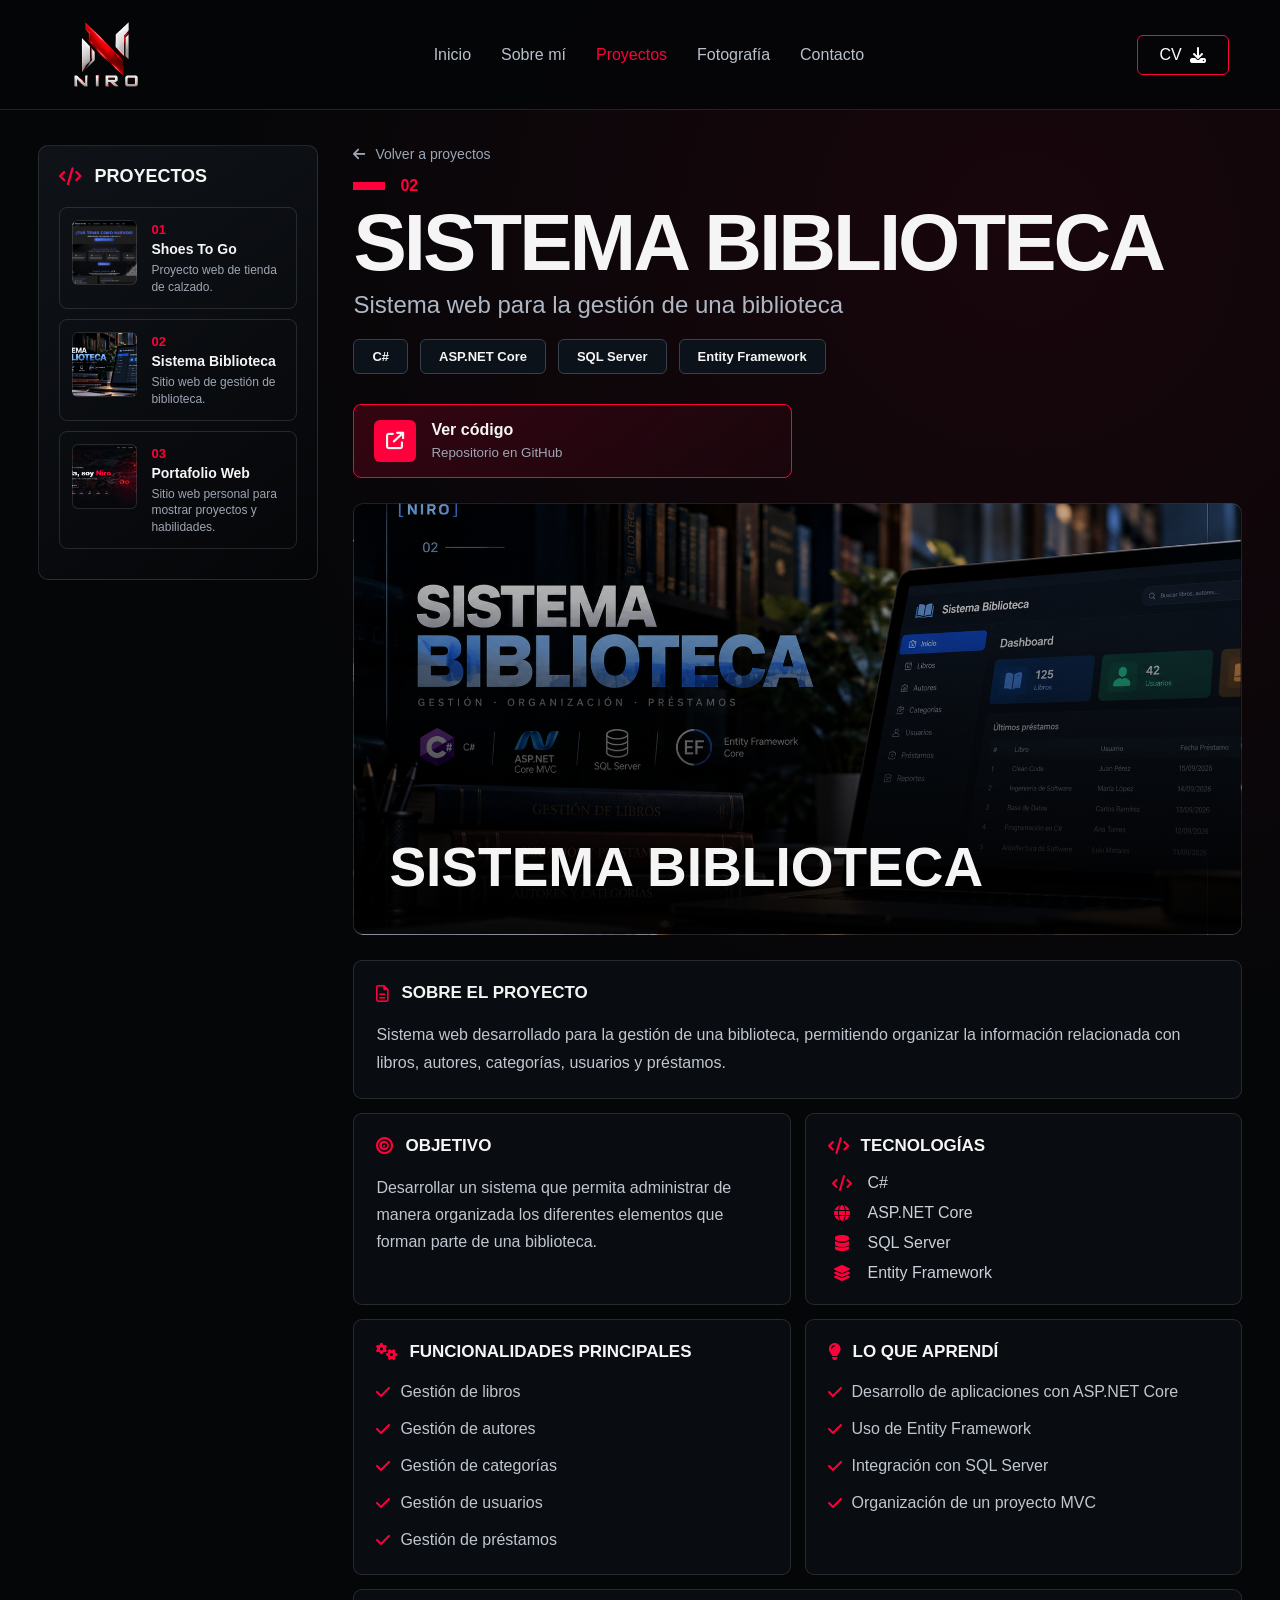
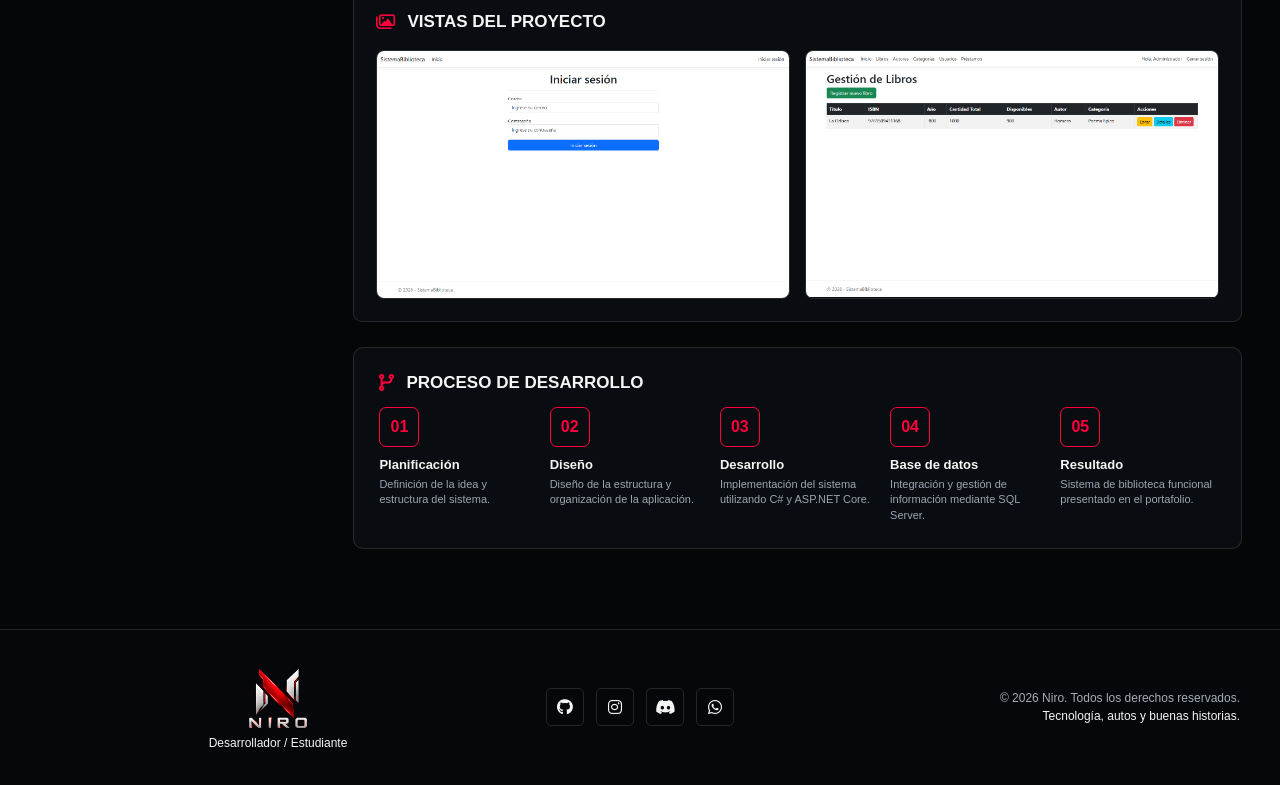
<file: proyectos/sistema-biblioteca.html>
<!DOCTYPE html>
<html lang="es">
<head>
    <meta charset="UTF-8">
    <meta name="viewport" content="width=device-width, initial-scale=1.0">
    <meta name="description" content="Sistema Biblioteca - Proyecto desarrollado por Niro.">
    <title>Niro | Sistema Biblioteca</title>

    <link rel="stylesheet" href="https://cdnjs.cloudflare.com/ajax/libs/font-awesome/6.5.2/css/all.min.css">
    <link rel="stylesheet" href="../css/BIB.css">
    <link rel="icon" type="image/png" href="../assets/img/logo.png">
</head>

<body>

<header class="project-header">

    <a href="../index.html" class="photo-logo">
        <img src="../assets/img/logo.png" alt="NIRO">
    </a>

    <nav class="project-nav desktop-nav">

        <a href="../index.html#inicio">Inicio</a>
        <a href="../index.html#sobre-mi">Sobre mí</a>
        <a href="../index.html#proyectos" class="active">Proyectos</a>
        <a href="../index.html#fotografia">Fotografía</a>
        <a href="../index.html#contacto">Contacto</a>

    </nav>

    <a href="../assets/docs/Niels%20Curriculum.pdf"
       class="cv-button desktop-cv"
       target="_blank"
       rel="noopener noreferrer">
        CV <i class="fa-solid fa-download"></i>
    </a>

    <button class="menu-toggle"
            type="button"
            aria-label="Abrir menú"
            aria-expanded="false">
        <i class="fa-solid fa-bars"></i>
    </button>

    <nav class="mobile-nav">

        <a href="../index.html#inicio">Inicio</a>
        <a href="../index.html#sobre-mi">Sobre mí</a>
        <a href="../index.html#proyectos" class="active">Proyectos</a>
        <a href="../index.html#fotografia">Fotografía</a>
        <a href="../index.html#contacto">Contacto</a>

        <a href="../assets/docs/Niels%20Curriculum.pdf"
           class="cv-button"
           target="_blank"
           rel="noopener noreferrer">
            CV <i class="fa-solid fa-download"></i>
        </a>

    </nav>

</header>


<main class="project-layout">

    <aside class="project-sidebar">

        <div class="sidebar-title">
            <i class="fa-solid fa-code"></i>
            <span>PROYECTOS</span>
        </div>


        <!-- SHOES TO GO -->

        <a href="shoes-to-go.html" class="sidebar-project ">
            <div class="sidebar-image" style="background-image:url('../assets/img/stgg.png');"></div>

            <div class="sidebar-info">
                <span class="sidebar-number">01</span>
                <h3>Shoes To Go</h3>
                <p>Proyecto web de tienda de calzado.</p>
            </div>
        </a>

        <a href="../proyectos/sistema-biblioteca.html" class="sidebar-project">
            <div class="sidebar-image" style="background-image:url('../assets/img/biblioteca.png');"></div>

            <div class="sidebar-info">
                <span class="sidebar-number">02</span>
                <h3>Sistema Biblioteca</h3>
                <p>Sitio web de gestión de biblioteca.</p>
            </div>
        </a>

        <a href="../proyectos/portafolio.html" class="sidebar-project">
            <div class="sidebar-image" style="background-image:url('../assets/img/porta.png');"></div>

            <div class="sidebar-info">
                <span class="sidebar-number">03</span>
                <h3>Portafolio Web</h3>
                <p>Sitio web personal para mostrar proyectos y habilidades.</p>
            </div>
        </a>


        <!-- MINECRAFT 

        <a href="minecraft.html" class="sidebar-project">

            <div class="sidebar-image"
                 style="background-image:url('../assets/img/minecraft.png');">
            </div>

            <div class="sidebar-info">
                <span class="sidebar-number">04</span>
                <h3>Modpack V4</h3>
                <p>Minecraft y modificaciones.</p>
            </div>

        </a>


         ARDUINO 

        <a href="arduino.html" class="sidebar-project">

            <div class="sidebar-image"
                 style="background-image:url('../assets/img/arduino.png');">
            </div>

            <div class="sidebar-info">
                <span class="sidebar-number">05</span>
                <h3>Proyectos Arduino</h3>
                <p>Sensores y automatización.</p>
            </div>

        </a>
    -->
    </aside>


    <section class="project-main">

        <!-- VOLVER -->

        <a href="../index.html#proyectos" class="back-link">
            <i class="fa-solid fa-arrow-left"></i>
            Volver a proyectos
        </a>


        <!-- NUMERO -->

        <div class="project-number">
            02
        </div>


        <!-- TITULO -->

        <h1 class="project-title">
            SISTEMA BIBLIOTECA
        </h1>


        <p class="project-subtitle">
            Sistema web para la gestión de una biblioteca
        </p>


        <!-- TECNOLOGIAS -->

        <div class="technology-tags">
            <span>C#</span>
            <span>ASP.NET Core</span>
            <span>SQL Server</span>
            <span>Entity Framework</span>
        </div>


        <!-- BOTONES -->

        <div class="project-buttons">

            <a href="https://github.com/NIRO1004/SistemaBiblioteca"
               class="project-button primary"
               id="project-link">

                <i class="fa-solid fa-arrow-up-right-from-square"></i>

                <div>
                    <strong>Ver código</strong>
                    <small>Repositorio en GitHub</small>
                </div>

            </a>


        </div>


        <!-- HERO -->

        <div class="project-hero">

            <div class="project-hero-overlay">

                <h2>
                    SISTEMA BIBLIOTECA
                </h2>

            </div>

        </div>


        <!-- INFORMACION -->

        <div class="info-grid">


            <!-- SOBRE EL PROYECTO -->

            <article class="info-card full">

                <h2>
                    <i class="fa-regular fa-file-lines"></i>
                    Sobre el proyecto
                </h2>

                <p>
                    Sistema web desarrollado para la gestión de una biblioteca,
                    permitiendo organizar la información relacionada con libros,
                    autores, categorías, usuarios y préstamos.
                </p>

            </article>


            <!-- OBJETIVO -->

            <article class="info-card">

                <h2>
                    <i class="fa-solid fa-bullseye"></i>
                    Objetivo
                </h2>

                <p>
                    Desarrollar un sistema que permita administrar de manera
                    organizada los diferentes elementos que forman parte de
                    una biblioteca.
                </p>

            </article>


            <!-- TECNOLOGIAS -->

            <article class="info-card">

                <h2>
                    <i class="fa-solid fa-code"></i>
                    Tecnologías
                </h2>

                <div class="technology-list">

                    <div class="technology-item">
                        <i class="fa-solid fa-code"></i>
                        C#
                    </div>

                    <div class="technology-item">
                        <i class="fa-solid fa-globe"></i>
                        ASP.NET Core
                    </div>

                    <div class="technology-item">
                        <i class="fa-solid fa-database"></i>
                        SQL Server
                    </div>

                    <div class="technology-item">
                        <i class="fa-solid fa-layer-group"></i>
                        Entity Framework
                    </div>

                </div>

            </article>


            <!-- FUNCIONALIDADES -->

            <article class="info-card">

                <h2>
                    <i class="fa-solid fa-gears"></i>
                    Funcionalidades principales
                </h2>

                <ul class="feature-list">

                    <li>
                        <i class="fa-solid fa-check"></i>
                        Gestión de libros
                    </li>

                    <li>
                        <i class="fa-solid fa-check"></i>
                        Gestión de autores
                    </li>

                    <li>
                        <i class="fa-solid fa-check"></i>
                        Gestión de categorías
                    </li>

                    <li>
                        <i class="fa-solid fa-check"></i>
                        Gestión de usuarios
                    </li>

                    <li>
                        <i class="fa-solid fa-check"></i>
                        Gestión de préstamos
                    </li>

                </ul>

            </article>


            <!-- APRENDIZAJE -->

            <article class="info-card">

                <h2>
                    <i class="fa-solid fa-lightbulb"></i>
                    Lo que aprendí
                </h2>

                <ul class="feature-list">

                    <li>
                        <i class="fa-solid fa-check"></i>
                        Desarrollo de aplicaciones con ASP.NET Core
                    </li>

                    <li>
                        <i class="fa-solid fa-check"></i>
                        Uso de Entity Framework
                    </li>

                    <li>
                        <i class="fa-solid fa-check"></i>
                        Integración con SQL Server
                    </li>

                    <li>
                        <i class="fa-solid fa-check"></i>
                        Organización de un proyecto MVC
                    </li>

                </ul>

            </article>


            <!-- GALERIA -->

            <article class="info-card full">

                <h2>
                    <i class="fa-regular fa-images"></i>
                    Vistas del proyecto
                </h2>

                <div class="project-gallery">

                    <div class="gallery-item">

                        <img src="../assets/img/bib1.png"
                             alt="Vista principal del Sistema Biblioteca">

                    </div>

                    <div class="gallery-item">

                        <img src="../assets/img/bib2.png"
                             alt="Vista principal del Sistema Biblioteca">

                    </div>

                </div>

            </article>


        </div>


        <!-- PROCESO DE DESARROLLO -->

        <section class="development">

            <h2>
                <i class="fa-solid fa-code-branch"></i>
                Proceso de desarrollo
            </h2>


            <div class="process">


                <div class="process-item">

                    <div class="process-number">
                        01
                    </div>

                    <strong>Planificación</strong>

                    <p>
                        Definición de la idea y estructura del sistema.
                    </p>

                </div>


                <div class="process-item">

                    <div class="process-number">
                        02
                    </div>

                    <strong>Diseño</strong>

                    <p>
                        Diseño de la estructura y organización de la aplicación.
                    </p>

                </div>


                <div class="process-item">

                    <div class="process-number">
                        03
                    </div>

                    <strong>Desarrollo</strong>

                    <p>
                        Implementación del sistema utilizando C# y ASP.NET Core.
                    </p>

                </div>


                <div class="process-item">

                    <div class="process-number">
                        04
                    </div>

                    <strong>Base de datos</strong>

                    <p>
                        Integración y gestión de información mediante SQL Server.
                    </p>

                </div>


                <div class="process-item">

                    <div class="process-number">
                        05
                    </div>

                    <strong>Resultado</strong>

                    <p>
                        Sistema de biblioteca funcional presentado en el portafolio.
                    </p>

                </div>


            </div>

        </section>


    </section>

</main>


<!-- FOOTER -->

<footer>

    <div class="footer-brand">

        <div class="footer-logo">
            <img src="../assets/img/logo.png" alt="Logo NIRO">
        </div>

        <p>Desarrollador / Estudiante</p>

    </div>


    <div class="footer-social">

        <a href="https://github.com/NIRO1004"
           target="_blank"
           rel="noopener noreferrer"
           aria-label="GitHub">
            <i class="fa-brands fa-github"></i>
        </a>

        <a href="https://www.instagram.com/nielsroldan/"
           target="_blank"
           rel="noopener noreferrer"
           aria-label="Instagram">
            <i class="fa-brands fa-instagram"></i>
        </a>

        <a href="https://discord.gg/T9t3En6EW"
           target="_blank"
           rel="noopener noreferrer"
           aria-label="Discord">
            <i class="fa-brands fa-discord"></i>
        </a>

        <a href="https://wa.me/50685936114"
           target="_blank"
           rel="noopener noreferrer"
           aria-label="WhatsApp">
            <i class="fa-brands fa-whatsapp"></i>
        </a>

    </div>


    <div class="footer-copy">

        <p>© 2026 Niro. Todos los derechos reservados.</p>
        <p>Tecnología, autos y buenas historias.</p>

    </div>

</footer>


<script src="../js/BIB.js"></script>

</body>
</html>
</file>
<file: css/style.css>
/* =========================================================
   NIRO PORTFOLIO
   STYLE.CSS
   ========================================================= */


/* =========================================================
   01. VARIABLES
   ========================================================= */

:root {
    --bg: #07090c;
    --bg-secondary: #0b0e12;
    --card: #101419;
    --card-hover: #151a20;
    --white: #f5f5f5;
    --text: #c4cbd3;
    --muted: #7d8792;
    --red: #ff003c;
    --red-dark: #c80030;
    --border: rgba(255,255,255,0.12);
    --max-width: 1200px;
    --header-height: 72px;
    --transition: 0.25s ease;
}


/* =========================================================
   02. RESET
   ========================================================= */

* {
    margin: 0;
    padding: 0;
    box-sizing: border-box;
}

html {
    scroll-behavior: smooth;
}

body {
    background: var(--bg);
    color: var(--white);
    font-family:
        Arial,
        Helvetica,
        sans-serif;
    line-height: 1.6;
    overflow-x: hidden;
}

a {
    color: inherit;
    text-decoration: none;
}

img {
    max-width: 100%;
    display: block;
}


/* =========================================================
   03. FONDO GENERAL
   ========================================================= */

body::before {
    content: "";
    position: fixed;
    inset: 0;
    pointer-events: none;
    z-index: -10;

    background:
        repeating-linear-gradient(
            135deg,
            transparent,
            transparent 90px,
            rgba(255,0,60,0.025) 91px,
            transparent 92px
        );
}


/* =========================================================
   04. CONTAINER
   ========================================================= */

.container {
    width:
        min(
            var(--max-width),
            calc(100% - 50px)
        );

    margin: 0 auto;
}


/* =========================================================
   05. HEADER
   ========================================================= */

.site-header {
    position: fixed;
    top: 0;
    left: 0;
    width: 100%;
    height: var(--header-height);
    z-index: 1000;

    display: flex;
    align-items: center;
    justify-content: space-between;

    padding: 0 40px;

    background:
        rgba(5,7,10,0.88);

    border-bottom:
        1px solid var(--border);

    backdrop-filter:
        blur(14px);
}


/* LOGO */

.brand {
    display: flex;
    align-items: center;
    flex-shrink: 0;
    line-height: 1;
}

.brand img {
    display: block;
    width: 110px;
    height: auto;
    max-height: 50px;
    object-fit: contain;
}


/* NAVEGACIÓN */

.site-header .desktop-nav {
    display: flex;
    align-items: center;
    gap: 30px;
}

.site-header .desktop-nav a {
    position: relative;
    color: #c8cdd3;
    font-size: 14px;
    transition: var(--transition);
}

.site-header .desktop-nav a:hover {
    color: var(--red);
}

.site-header .desktop-nav a:not(.cv-button)::after {
    content: "";
    position: absolute;
    left: 0;
    bottom: -9px;
    width: 0;
    height: 2px;
    background: var(--red);
    transition: var(--transition);
}

.site-header .desktop-nav a:not(.cv-button):hover::after {
    width: 100%;
}


/* BOTÓN CV */

.cv-button {
    padding:
        8px 22px;

    border:
        1px solid var(--red);

    border-radius: 5px;

    font-weight: 700;

    color: white !important;

    transition: var(--transition);
}

.cv-button:hover {
    background: var(--red);

    box-shadow:
        0 0 25px
        rgba(255,0,60,0.25);
}


/* =========================================================
   06. HERO
   ========================================================= */

.hero {
    position: relative;
    min-height: 100vh;

    display: flex;
    align-items: center;

    overflow: hidden;

    padding-top: var(--header-height);

    background:
        linear-gradient(
            90deg,
            rgba(5,7,10,0.95) 0%,
            rgba(5,7,10,0.75) 35%,
            rgba(5,7,10,0.35) 70%,
            rgba(5,7,10,0.60) 100%
        ),

        linear-gradient(
            0deg,
            rgba(7,9,12,0.95),
            transparent 45%,
            rgba(7,9,12,0.45)
        ),

        url("../assets/img/hero.png");

    background-size: cover;
    background-position: center;
    background-repeat: no-repeat;
}

.hero::after {
    content: "";
    position: absolute;
    inset: 0;
    pointer-events: none;

    background:
        radial-gradient(
            circle at 75% 55%,
            rgba(255,0,60,0.20),
            transparent 30%
        ),

        linear-gradient(
            to bottom,
            transparent 60%,
            var(--bg) 100%
        );
}

.hero-content {
    position: relative;
    z-index: 2;

    width:
        min(
            var(--max-width),
            calc(100% - 50px)
        );

    margin: 0 auto;

    padding: 100px 0;
}


/* =========================================================
   07. NÚMERO DE SECCIÓN
   ========================================================= */

.section-number {
    display: flex;
    align-items: center;
    gap: 14px;

    margin-bottom: 25px;

    color: var(--red);

    font-size: 13px;
    font-weight: bold;

    letter-spacing: 2px;
}

.section-number span {
    width: 32px;
    height: 5px;

    display: block;

    background: var(--red);
}


/* =========================================================
   08. EYEBROW
   ========================================================= */

.eyebrow {
    color: #aeb6c0;

    font-size: 16px;
    font-weight: 600;

    letter-spacing: 2px;

    margin-bottom: 10px;
}


/* =========================================================
   09. HERO TITLE
   ========================================================= */

.hero h1 {
    max-width: 900px;

    font-size:
        clamp(
            55px,
            7vw,
            95px
        );

    line-height: 0.94;

    font-weight: 800;

    letter-spacing: -3px;

    margin-bottom: 25px;
}

.hero h1 strong {
    color: var(--red);
}


/* =========================================================
   10. HERO DESCRIPTION
   ========================================================= */

.hero-description {
    max-width: 520px;

    color: var(--text);

    font-size: 17px;

    margin-bottom: 30px;
}


/* =========================================================
   11. BOTONES
   ========================================================= */

.hero-buttons {
    display: flex;

    gap: 15px;

    margin-bottom: 35px;
}

.btn {
    min-height: 48px;

    display: inline-flex;
    align-items: center;
    justify-content: center;

    gap: 8px;

    padding: 0 27px;

    border-radius: 5px;

    font-size: 14px;
    font-weight: 700;

    transition: var(--transition);
}

.btn-primary {
    background: var(--red);
    color: white;
}

.btn-primary:hover {
    background: #e60035;

    transform:
        translateY(-2px);

    box-shadow:
        0 10px 30px
        rgba(255,0,60,0.25);
}

.btn-outline {
    border:
        1px solid white;

    color: white;
}

.btn-outline:hover {
    border-color: var(--red);
    color: var(--red);

    transform:
        translateY(-2px);
}


/* =========================================================
   12. QUICK LINKS
   ========================================================= */

.quick-links {
    display: flex;
    flex-wrap: wrap;

    gap: 10px;

    max-width: 850px;
}

.quick-link {
    min-width: 105px;
    min-height: 72px;

    padding: 10px 15px;

    display: flex;
    flex-direction: column;

    align-items: center;
    justify-content: center;

    gap: 5px;

    background:
        rgba(10,13,17,0.75);

    border:
        1px solid var(--border);

    border-radius: 6px;

    backdrop-filter:
        blur(8px);

    transition: var(--transition);
}

.quick-link i {
    color: var(--red);

    font-size: 24px;

    transition: var(--transition);
}

.quick-link span {
    color: var(--white);

    font-size: 11px;
}

.quick-link:hover {
    border-color: var(--red);

    background:
        rgba(255,0,60,0.08);

    transform:
        translateY(-4px);
}

.quick-link:hover i {
    transform:
        scale(1.15);
}


/* =========================================================
   13. SECCIONES
   ========================================================= */

.section {
    position: relative;

    padding: 120px 0;

    border-top:
        1px solid var(--border);

    background:
        radial-gradient(
            circle at 90% 20%,
            rgba(255,0,60,0.07),
            transparent 30%
        ),

        var(--bg);
}

.section h2 {
    font-size:
        clamp(
            48px,
            6vw,
            75px
        );

    line-height: 0.95;

    letter-spacing: -2px;

    margin-bottom: 45px;
}

.section-description {
    max-width: 600px;

    color: var(--muted);

    margin-top: -25px;

    margin-bottom: 35px;
}


/* =========================================================
   14. SOBRE MÍ
   ========================================================= */

.about-content {
    display: grid;

    grid-template-columns:
        1.1fr 0.8fr;

    gap: 30px;

    align-items: stretch;
}

.about-text {
    padding:
        25px 0 25px 25px;

    border-left:
        3px solid var(--red);

    color: var(--text);

    font-size: 16px;
}

.about-text p + p {
    margin-top: 20px;
}

.about-photo {
    min-height: 330px;

    border:
        1px solid var(--border);

    overflow: hidden;

    background:
        linear-gradient(
            rgba(5,7,10,0.25),
            rgba(5,7,10,0.45)
        ),

        url("../assets/img/sobre%20mi.png");

    background-size: cover;
    background-position: center;
}


/* =========================================================
   15. PROYECTOS
   ========================================================= */

.projects {
    display: grid;

    grid-template-columns:
        repeat(3,1fr);

    gap: 18px;
}

.project-card {
    overflow: hidden;

    background:
        linear-gradient(
            145deg,
            #15191f,
            #0b0e12
        );

    border:
        1px solid var(--border);

    border-radius: 7px;

    transition: var(--transition);
}

.project-card:hover {
    transform:
        translateY(-5px);

    border-color:
        rgba(255,0,60,0.6);

    box-shadow:
        0 15px 40px
        rgba(0,0,0,0.35);
}


/* =========================================================
   16. IMÁGENES DE PROYECTOS
   ========================================================= */

.project-image {
    height: 180px;

    display: flex;
    align-items: center;
    justify-content: center;

    position: relative;

    overflow: hidden;

    color: white;

    font-size: 25px;
    font-weight: 800;

    letter-spacing: 2px;

    border-bottom:
        1px solid var(--border);

    background-size: cover;
    background-position: center;
}


/* OSCURECER IMAGEN */

.project-image::after {
    content: "";

    position: absolute;

    inset: 0;

    background:
        linear-gradient(
            rgba(0,0,0,0.15),
            rgba(0,0,0,0.60)
        );
}


/* TEXTO SOBRE LA IMAGEN */

.project-image span {
    position: relative;

    z-index: 2;

    text-align: center;

    color: white;

    text-shadow:
        0 2px 10px rgba(0,0,0,0.9);

    transition:
        transform var(--transition),
        color var(--transition);
}


/* =========================================================
   17. IMÁGENES INDIVIDUALES
   ========================================================= */


/* SHOES TO GO */

.image-shoes {
    background-image:
        url("../assets/img/stgg.png");
}


/* SISTEMA BIBLIOTECA */

.image-biblioteca {
    background-image:
        url("../assets/img/biblioteca.png");
}


/* PORTAFOLIO */

.image-portfolio {
    background-image:
        url("../assets/img/porta.png");
}


/* BASE DE DATOS */

.image-database {
    background-image:
        url("../assets/img/database.png");
}


/* MINECRAFT */

.image-minecraft {
    background-image:
        url("../assets/img/minecraft.png");
}


/* ARDUINO */

.image-arduino {
    background-image:
        url("../assets/img/arduino.png");
}


/* =========================================================
   18. INFORMACIÓN PROYECTOS
   ========================================================= */

.project-info {
    padding: 18px;
}

.project-info h3 {
    font-size: 18px;

    margin-bottom: 7px;
}

.project-info p {
    color: var(--muted);

    font-size: 13px;

    margin-bottom: 15px;
}


/* TAGS */

.tags {
    display: flex;

    flex-wrap: wrap;

    gap: 6px;
}

.tags span {
    padding:
        3px 8px;

    border:
        1px solid var(--border);

    border-radius: 3px;

    color: #adb5bd;

    font-size: 10px;
}


/* =========================================================
   19. FOTOGRAFÍA
   ========================================================= */

.photography {
    min-height: 70vh;

    display: flex;
    align-items: center;

    overflow: hidden;

    background:
        linear-gradient(
            90deg,
            rgba(5,7,10,0.90),
            rgba(5,7,10,0.45),
            rgba(5,7,10,0.70)
        ),

        url("../assets/img/fotografia.png");

    background-size: cover;
    background-position: center;
}

.photography p:not(.eyebrow) {
    max-width: 500px;

    color: var(--text);

    font-size: 17px;
}


/* =========================================================
   20. CONTACTO
   ========================================================= */

.contact-links {
    display: grid;

    grid-template-columns:
        repeat(5,1fr);

    gap: 12px;

    margin-top: 40px;
}

.contact-links a {
    min-height: 160px;

    display: flex;
    align-items: center;
    justify-content: center;

    flex-direction: column;

    gap: 7px;

    background:
        linear-gradient(
            145deg,
            #15191f,
            #0c0f13
        );

    border:
        1px solid var(--border);

    border-radius: 7px;

    transition: var(--transition);
}

.contact-links i {
    color: var(--red);

    font-size: 30px;

    margin-bottom: 5px;

    transition: var(--transition);
}

.contact-links span {
    color: var(--white);

    font-size: 15px;

    font-weight: 700;
}

.contact-links small {
    color: var(--muted);

    font-size: 11px;
}

.contact-links a:hover {
    border-color: var(--red);

    transform:
        translateY(-5px);

    background:
        rgba(255,0,60,0.07);

    box-shadow:
        0 10px 30px
        rgba(255,0,60,0.08);
}

.contact-links a:hover i {
    transform:
        scale(1.15);
}


/* =========================================================
   21. FOOTER
   ========================================================= */

footer {
    display: grid;
    grid-template-columns: 1fr auto 1fr;
    align-items: center;
    gap: 30px;
    padding: 35px 40px;
    border-top: 1px solid var(--border);
    background: #05070a;
    color: var(--muted);
    font-size: 12px;
}


/* LOGO FOOTER */

.footer-brand {
    display: flex;
    flex-direction: column;
    align-items: center;
    justify-content: center;
    gap: 4px;
    text-align: center;
}

.footer-logo {
    display: flex;
    align-items: center;
    justify-content: center;
    width: 100%;
}

.footer-logo img {
    display: block;
    width: 100px;
    height: auto;
    object-fit: contain;
    margin: 0 auto;
}

.footer-logo span {
    color: var(--red);
}

.footer-brand p {
    margin: 0;
    color: var(--muted);
    font-size: 12px;
    text-align: center;
}


/* REDES FOOTER */

.footer-social {
    display: flex;
    align-items: center;
    justify-content: center;
    gap: 12px;
}

.footer-social a {
    width: 38px;
    height: 38px;
    display: flex;
    align-items: center;
    justify-content: center;
    border: 1px solid var(--border);
    border-radius: 5px;
    color: var(--muted);
    transition: var(--transition);
}

.footer-social i {
    font-size: 16px;
}

.footer-social a:hover {
    color: var(--red);
    border-color: var(--red);
    transform: translateY(-3px);
    background: rgba(255, 0, 60, 0.06);
}


/* COPYRIGHT */

.footer-copy {
    text-align: right;
}

.footer-copy p {
    margin: 0;
}

.footer-copy p + p {
    margin-top: 4px;
}

.footer-copy p:first-child {
    color: #a5adb7;
}

.footer-copy p:last-child {
    color: var(--muted);
}


/* =========================================================
   22. TABLET
   ========================================================= */

@media (max-width:1000px) {

    .site-header {
        padding:
            0 25px;
    }

    .site-header .desktop-nav {
        gap: 18px;
    }

    .projects {
        grid-template-columns:
            repeat(2,1fr);
    }

    .contact-links {
        grid-template-columns:
            repeat(3,1fr);
    }
}


/* =========================================================
   23. MOBILE
   ========================================================= */

@media (max-width:700px) {

    :root {
        --header-height: 65px;
    }

    .container {
        width:
            calc(100% - 30px);
    }

    .site-header {
        height:
            var(--header-height);

        padding:
            0 20px;
    }

    /*
       IMPORTANTE:
       Solo ocultamos el navbar de escritorio.
       NO ocultamos .mobile-nav.
    */

    .site-header .desktop-nav {
        display: none;
    }

    .menu-toggle {
        display: flex;
        position: relative;
        z-index: 1101;
    }

    .hero {
        min-height: 100svh;

        align-items: flex-end;

        background-position:
            65% center;
    }

    .hero-content {
        width:
            calc(100% - 30px);

        padding-bottom:
            65px;
    }

    .hero h1 {
        font-size:
            clamp(
                48px,
                15vw,
                70px
            );
    }

    .hero-description {
        font-size: 15px;
    }

    .hero-buttons {
        flex-direction: column;
    }

    .btn {
        width: 100%;
    }

    .quick-links {
        display: grid;

        grid-template-columns:
            repeat(2,1fr);

        gap: 8px;
    }

    .quick-link {
        min-width: 0;
        min-height: 65px;
    }

    .section {
        padding:
            85px 0;
    }

    .section h2 {
        font-size: 50px;
    }

    .about-content {
        grid-template-columns:
            1fr;
    }

    .about-photo {
        min-height: 280px;
    }

    .projects {
        grid-template-columns:
            1fr;
    }

    .contact-links {
        grid-template-columns:
            repeat(2,1fr);
    }

    footer {
        grid-template-columns:
            1fr;

        gap: 20px;

        padding:
            30px 20px;
    }

    .footer-social {
        justify-content:
            center;
    }

    .footer-copy {
        text-align:
            center;
    }
}


/* =========================================================
   24. TELÉFONOS PEQUEÑOS
   ========================================================= */

@media (max-width:450px) {

    .quick-links {
        grid-template-columns:
            repeat(2,1fr);
    }

    .contact-links {
        grid-template-columns:
            1fr;
    }

    .hero h1 {
        font-size: 48px;
    }
}


/* =========================================================
   PHOTOGRAPHY PREVIEW
   ========================================================= */

.photography {
    overflow: hidden;
}

.photography-heading {
    display: flex;
    align-items: flex-end;
    justify-content: space-between;
    gap: 30px;
    margin-bottom: 30px;
}

.photography-heading h2 {
    margin-bottom: 8px;
}

.photography-description {
    color: var(--text-soft);
    font-size: 18px;
}

.photography-button {
    display: flex;
    align-items: center;
    gap: 12px;
    padding: 13px 20px;
    border: 1px solid var(--red);
    color: var(--text);
    transition: .25s;
    white-space: nowrap;
}

.photography-button i:first-child {
    color: var(--red);
}

.photography-button:hover {
    background: var(--red);
    transform: translateY(-3px);
}

.photography-button:hover i {
    color: white;
}


/* CATEGORIES */

.photography-categories {
    display: flex;
    align-items: center;
    gap: 8px;
    margin-bottom: 20px;
    overflow-x: auto;
    scrollbar-width: none;
}

.photography-categories::-webkit-scrollbar {
    display: none;
}

.photo-category {
    display: flex;
    align-items: center;
    gap: 9px;
    padding: 12px 18px;
    border: 1px solid transparent;
    background: transparent;
    color: var(--text-soft);
    font-family: inherit;
    font-size: 14px;
    cursor: pointer;
    transition: .25s;
    white-space: nowrap;
}

.photo-category:hover {
    color: white;
}

.photo-category.active {
    color: var(--red);
    border-color: var(--red);
    background: rgba(255,0,60,.06);
}

.photo-category i {
    font-size: 14px;
}


/* SLIDER */

.photography-slider {
    position: relative;
    display: flex;
    align-items: center;
    gap: 14px;
}

.photography-track {
    width: 100%;
    display: grid;
    grid-template-columns: repeat(6,1fr);
    gap: 14px;
    overflow: hidden;
}

.photo-slide {
    position: relative;
    height: 400px;
    overflow: hidden;
    border: 1px solid var(--border);
    border-radius: 8px;
    background: var(--bg-card);
    transition: .35s ease;
}

.photo-slide img {
    width: 100%;
    height: 100%;
    object-fit: cover;
    transition: .5s ease;
}

.photo-slide::after {
    content: "";
    position: absolute;
    inset: 0;
    background:
        linear-gradient(
            transparent 40%,
            rgba(0,0,0,.9)
        );
}

.photo-slide:hover {
    transform: translateY(-4px);
    border-color: rgba(255,0,60,.6);
}

.photo-slide:hover img {
    transform: scale(1.06);
}

.photo-slide.active {
    grid-column: 1 / -1;
    border: 2px solid var(--red);
    box-shadow: 0 0 25px rgba(255,0,60,.12);
}

.photo-slide-info {
    position: absolute;
    z-index: 2;
    left: 15px;
    right: 15px;
    bottom: 15px;
}

.photo-slide-info span {
    display: block;
    margin-bottom: 4px;
    color: var(--red);
    font-size: 11px;
    font-weight: 800;
}

.photo-slide-info strong {
    font-size: 15px;
    letter-spacing: 1px;
}


/* ARROWS */

.photo-arrow {
    position: relative;
    z-index: 3;
    flex-shrink: 0;
    width: 42px;
    height: 42px;
    display: flex;
    align-items: center;
    justify-content: center;
    border: 1px solid var(--red);
    border-radius: 6px;
    background: rgba(5,6,8,.9);
    color: var(--red);
    cursor: pointer;
    transition: .25s;
}

.photo-arrow:hover {
    background: var(--red);
    color: white;
    transform: scale(1.05);
}


/* DOTS */

.photography-dots {
    display: flex;
    justify-content: center;
    gap: 8px;
    margin: 20px 0;
}

.photo-dot {
    width: 9px;
    height: 9px;
    padding: 0;
    border: 0;
    border-radius: 50%;
    background: #3b3f45;
    cursor: pointer;
    transition: .25s;
}

.photo-dot.active {
    width: 24px;
    border-radius: 5px;
    background: var(--red);
}


/* THUMBNAILS */

.photography-thumbnails {
    display: flex;
    align-items: center;
    gap: 10px;
    padding: 18px 0;
    border-top: 1px solid var(--border);
    border-bottom: 1px solid var(--border);
    overflow-x: auto;
    scrollbar-width: thin;
}

.photo-thumb {
    width: 82px;
    height: 58px;
    flex-shrink: 0;
    padding: 0;
    overflow: hidden;
    border: 1px solid var(--border);
    border-radius: 5px;
    background: var(--bg-card);
    cursor: pointer;
    transition: .25s;
}

.photo-thumb img {
    width: 100%;
    height: 100%;
    object-fit: cover;
    transition: .3s;
}

.photo-thumb:hover {
    border-color: var(--red);
}

.photo-thumb.active {
    border: 2px solid var(--red);
}

.photo-thumb:hover img {
    transform: scale(1.08);
}


/* MORE */

.photography-more {
    display: flex;
    align-items: center;
    justify-content: space-between;
    gap: 20px;
    margin-top: 18px;
    color: var(--text-soft);
    font-size: 13px;
}

.photography-more a {
    color: var(--red);
    transition: .25s;
}

.photography-more a:hover {
    color: white;
}

.photography-more i {
    margin-left: 6px;
}


/* RESPONSIVE */

@media (max-width:1100px) {

    .photography-track {
        display: block;
    }

    .photo-slide {
        height: 500px;
    }
}

@media (max-width:800px) {

    .photography-heading {
        align-items: flex-start;
        flex-direction: column;
    }

    .photography-track {
        grid-template-columns:
            repeat(2,1fr);
    }

    .photo-slide {
        height: 320px;
    }

    .photo-slide:nth-child(n+5) {
        display: none;
    }
}

@media (max-width:550px) {

    .photography-track {
        grid-template-columns: 1fr;
    }

    .photo-slide {
        height: 300px;
    }

    .photo-slide:nth-child(n+3) {
        display: none;
    }

    .photo-arrow {
        position: absolute;
        top: 50%;
        transform: translateY(-50%);
    }

    .photo-arrow:hover {
        transform:
            translateY(-50%) scale(1.05);
    }

    .photo-prev {
        left: 10px;
    }

    .photo-next {
        right: 10px;
    }

    .photography-more {
        align-items: flex-start;
        flex-direction: column;
    }
}


/* =========================================================
   LOGO NIRO
   ========================================================= */

.brand {
    display: flex;
    align-items: center;
    flex-shrink: 0;
    line-height: 1;
}

.brand img {
    display: block;
    width: 110px;
    height: auto;
    max-height: 50px;
    object-fit: contain;
}


/* LOGO NAVBAR */

.photo-logo {
    display: flex;
    align-items: center;
    flex-shrink: 0;
    height: 100%;
}

.photo-logo img {
    display: block;
    width: 90px;
    height: auto;
    max-height: 60px;
    object-fit: contain;
}

/* =========================================================
   NAVBAR RESPONSIVE
   ========================================================= */

.menu-toggle {
    display: none;
    width: 42px;
    height: 42px;
    align-items: center;
    justify-content: center;
    border: 1px solid var(--border);
    border-radius: 6px;
    background: transparent;
    color: var(--white);
    font-size: 18px;
    cursor: pointer;
    transition: var(--transition);
}

.menu-toggle:hover {
    color: var(--red);
    border-color: var(--red);
}

.mobile-nav {
    display: none;
}


/* =========================================================
   MOBILE NAVBAR
   ========================================================= */

@media (max-width:700px) {

    .site-header {
        position: fixed;
        height: 65px;
        padding: 0 20px;
    }

    /*
       SOLO OCULTAMOS EL NAVBAR DE ESCRITORIO.
       NO USAMOS .site-header nav,
       porque eso también ocultaría .mobile-nav.
    */

    .site-header .desktop-nav {
        display: none;
    }

    .menu-toggle {
        display: flex;
        position: relative;
        z-index: 1101;
    }

    .mobile-nav {
        position: fixed;
        top: 65px;
        left: 0;
        width: 100%;
        display: flex;
        flex-direction: column;
        gap: 0;
        padding: 10px 20px 20px;
        background: rgba(5,7,10,0.98);
        border-bottom: 1px solid var(--border);
        backdrop-filter: blur(14px);

        transform: translateY(-120%);
        opacity: 0;
        visibility: hidden;

        transition:
            transform .3s ease,
            opacity .3s ease,
            visibility .3s ease;

        z-index: 1100;
    }

    .mobile-nav.active {
        transform: translateY(0);
        opacity: 1;
        visibility: visible;
    }

    .mobile-nav a {
        display: flex;
        align-items: center;
        min-height: 48px;
        padding: 0 10px;
        color: #c8cdd3;
        border-bottom:
            1px solid rgba(255,255,255,.06);
        font-size: 15px;
    }

    .mobile-nav a:hover,
    .mobile-nav a.active {
        color: var(--red);
    }

    .mobile-nav .cv-button {
        justify-content: center;
        margin-top: 12px;
        border: 1px solid var(--red);
        border-radius: 5px;
        color: white !important;
    }

    .photo-logo img {
        width: 85px;
        height: auto;
        max-height: 50px;
        object-fit: contain;
    }
}

/* =========================================================
   FIX GLOBAL - EVITAR DESBORDAMIENTO HORIZONTAL
   ========================================================= */

html {
    width: 100%;
    max-width: 100%;
    overflow-x: hidden;
}

body {
    width: 100%;
    max-width: 100%;
    margin: 0;
    overflow-x: hidden;
}

header,
main,
section,
footer {
    max-width: 100%;
    box-sizing: border-box;
}

.container,
.site-header,
.hero,
.section,
.photography,
.photography-track,
.photography-more,
footer {
    max-width: 100%;
    box-sizing: border-box;
}

img {
    max-width: 100%;
}

.site-header {
    width: 100%;
    max-width: 100%;
    box-sizing: border-box;
}

.site-header .desktop-nav {
    min-width: 0;
    max-width: 100%;
}

.site-header .mobile-nav {
    max-width: 100%;
    box-sizing: border-box;
}

.photography {
    width: 100%;
    max-width: 100%;
    overflow: hidden;
}

.photography .container {
    width: min(
        var(--max-width),
        calc(100% - 50px)
    );
    max-width: 100%;
    box-sizing: border-box;
}

.photography-track {
    width: 100%;
    max-width: 100%;
    overflow: hidden;
    box-sizing: border-box;
}

.photo-slide {
    max-width: 100%;
    box-sizing: border-box;
}

.photo-slide img {
    max-width: 100%;
    box-sizing: border-box;
}

.photography-categories,
.photography-thumbnails {
    max-width: 100%;
    overflow-x: auto;
    overflow-y: hidden;
    box-sizing: border-box;
}

@media (max-width: 700px) {

    html,
    body {
        width: 100%;
        max-width: 100%;
        overflow-x: hidden;
    }

    .site-header {
        width: 100%;
        max-width: 100%;
        padding-left: 15px;
        padding-right: 15px;
    }

    .site-header .mobile-nav {
        left: 0;
        right: 0;
        width: 100%;
        max-width: 100%;
        box-sizing: border-box;
    }

    .container {
        width: calc(100% - 30px);
        max-width: calc(100% - 30px);
    }

    .hero,
    .section,
    footer {
        width: 100%;
        max-width: 100%;
    }

    .photography .container {
        width: calc(100% - 30px);
        max-width: calc(100% - 30px);
    }

    .photography-track,
    .photo-slide {
        width: 100%;
        max-width: 100%;
    }

    .photo-slide img {
        width: 100%;
        max-width: 100%;
    }
}

@media (max-width: 550px) {

    .container,
    .photography .container {
        width: calc(100% - 24px);
        max-width: calc(100% - 24px);
    }
}
</file>
<file: css/POR.css>
:root {
    --bg:#050608;
    --bg-card:#0b0e13;
    --bg-soft:#10141a;
    --red:#ff003c;
    --red-dark:#b8002c;
    --text:#f5f5f5;
    --text-soft:#9da6b3;
    --border:rgba(255,255,255,.12);
}

* {
    margin:0;
    padding:0;
    box-sizing:border-box;
}

html {
    scroll-behavior:smooth;
}

body {
    margin:0;
    background:
        radial-gradient(circle at 80% 10%,rgba(255,0,60,.08),transparent 35%),
        var(--bg);
    color:var(--text);
    font-family:Arial,Helvetica,sans-serif;
}

a {
    color:inherit;
    text-decoration:none;
}

img {
    max-width:100%;
    display:block;
}

/* HEADER */

.project-header {
    position:sticky;
    top:0;
    z-index:1000;
    display:flex;
    align-items:center;
    justify-content:space-between;
    padding:18px 4%;
    background:rgba(5,6,8,.92);
    border-bottom:1px solid var(--border);
    backdrop-filter:blur(12px);
}

.brand {
    display:flex;
    align-items:center;
    flex-shrink:0;
}

.brand img {
    display:block;
    width:110px;
    height:auto;
    max-height:50px;
    object-fit:contain;
}
.project-nav {
    display:flex;
    gap:30px;
}

.project-nav a {
    color:#b9c0ca;
    transition:.25s;
}

.project-nav a:hover,
.project-nav a.active {
    color:var(--red);
}

.cv-button {
    display:flex;
    align-items:center;
    gap:8px;
    padding:10px 22px;
    border:1px solid var(--red);
    border-radius:6px;
    color:white;
    transition:.25s;
}

.cv-button:hover {
    background:var(--red);
}

/* LAYOUT */

.project-layout {
    width:min(1500px,94%);
    margin:0 auto;
    padding:35px 0 80px;
    display:grid;
    grid-template-columns:280px 1fr;
    gap:35px;
}

/* SIDEBAR */

.project-sidebar {
    position:sticky;
    top:110px;
    height:fit-content;
    padding:20px;
    background:linear-gradient(145deg,rgba(16,20,26,.95),rgba(5,6,8,.95));
    border:1px solid var(--border);
    border-radius:10px;
}

.sidebar-title {
    display:flex;
    align-items:center;
    gap:12px;
    margin-bottom:20px;
    font-size:18px;
    font-weight:800;
}

.sidebar-title i {
    color:var(--red);
}

.sidebar-project {
    display:flex;
    gap:14px;
    padding:12px;
    margin-bottom:10px;
    border:1px solid var(--border);
    border-radius:8px;
    background:transparent;
    transition:.25s;
}

.sidebar-project:hover {
    border-color:var(--border);
    background:rgba(255,255,255,.03);
    transform:translateX(3px);
}

.sidebar-project.active {
    border-color:var(--red);
    background:rgba(255,0,60,.05);
}

.sidebar-image {
    width:65px;
    height:65px;
    flex-shrink:0;
    border-radius:6px;
    background-position:center;
    background-size:cover;
    background-repeat:no-repeat;
    border:1px solid var(--border);
}

.sidebar-info {
    min-width:0;
}

.sidebar-number {
    color:var(--red);
    font-size:13px;
    font-weight:700;
}

.sidebar-info h3 {
    margin:3px 0 5px;
    font-size:14px;
}

.sidebar-info p {
    margin:0;
    color:var(--text-soft);
    font-size:12px;
    line-height:1.4;
}

/* MAIN */

.project-main {
    min-width:0;
}

.back-link {
    display:inline-flex;
    align-items:center;
    gap:10px;
    margin-bottom:15px;
    color:#9da6b3;
    font-size:14px;
    transition:.25s;
}

.back-link:hover {
    color:white;
}

.project-number {
    display:flex;
    align-items:center;
    gap:15px;
    color:var(--red);
    font-weight:800;
    margin-bottom:10px;
}

.project-number::before {
    content:"";
    width:32px;
    height:8px;
    background:var(--red);
}

.project-title {
    margin:0;
    font-size:clamp(45px,7vw,80px);
    line-height:.95;
    font-weight:900;
    letter-spacing:-3px;
}

.project-subtitle {
    margin:10px 0 20px;
    color:#aeb7c3;
    font-size:24px;
}

/* TAGS */

.technology-tags {
    display:flex;
    flex-wrap:wrap;
    gap:12px;
    margin-bottom:30px;
}

.technology-tags span {
    padding:9px 18px;
    border:1px solid #37404d;
    border-radius:6px;
    background:#0c1219;
    font-size:13px;
    font-weight:700;
}

/* BUTTONS */

.project-buttons {
    display:grid;
    grid-template-columns:1fr 1fr;
    gap:12px;
    margin-bottom:25px;
}

.project-button {
    min-height:70px;
    display:flex;
    align-items:center;
    gap:15px;
    padding:15px 20px;
    border-radius:8px;
    border:1px solid var(--border);
    background:var(--bg-card);
    transition:.25s;
}

.project-button:hover {
    transform:translateY(-3px);
    border-color:var(--red);
}

.project-button.primary {
    border-color:var(--red);
    background:linear-gradient(135deg,rgba(255,0,60,.18),rgba(255,0,60,.03));
}

.project-button i {
    width:42px;
    height:42px;
    display:flex;
    align-items:center;
    justify-content:center;
    background:var(--red);
    border-radius:6px;
    font-size:18px;
}

.project-button strong {
    display:block;
    margin-bottom:4px;
}

.project-button small {
    color:var(--text-soft);
}

/* HERO */

.project-hero {
    min-height:430px;
    display:flex;
    align-items:flex-end;
    margin-bottom:25px;
    border:1px solid var(--border);
    border-radius:10px;
    overflow:hidden;
    background:
        linear-gradient(rgba(0,0,0,.2),rgba(0,0,0,.65)),
        url("../assets/img//porta.png") center/cover;
}

.project-hero-overlay {
    width:100%;
    min-height:430px;
    display:flex;
    align-items:flex-end;
    padding:35px;
    background:linear-gradient(transparent 30%,rgba(0,0,0,.85));
}

.project-hero-overlay h2 {
    margin:0;
    font-size:clamp(30px,5vw,55px);
    font-weight:900;
}

/* INFORMATION */

.info-grid {
    display:grid;
    grid-template-columns:1fr 1fr;
    gap:14px;
}

.info-card {
    padding:22px;
    background:rgba(10,13,17,.95);
    border:1px solid var(--border);
    border-radius:9px;
}

.info-card.full {
    grid-column:1/-1;
}

.info-card h2 {
    display:flex;
    align-items:center;
    gap:12px;
    margin:0 0 18px;
    font-size:17px;
    text-transform:uppercase;
}

.info-card h2 i {
    color:var(--red);
}

.info-card p {
    color:#c0c7d0;
    line-height:1.7;
    margin:0;
}

/* TECHNOLOGIES */

.technology-list {
    display:flex;
    flex-direction:column;
    gap:12px;
}

.technology-item {
    display:flex;
    align-items:center;
    gap:12px;
    color:#cbd1da;
}

.technology-item i {
    width:28px;
    color:var(--red);
    text-align:center;
}

/* FEATURES */

.feature-list {
    display:flex;
    flex-direction:column;
    gap:13px;
    padding:0;
    margin:0;
    list-style:none;
}

.feature-list li {
    display:flex;
    align-items:flex-start;
    gap:10px;
    color:#c0c7d0;
    line-height:1.5;
}

.feature-list i {
    color:var(--red);
    margin-top:4px;
}

/* GALLERY */

.project-gallery {
    display:grid;
    grid-template-columns:repeat(2,1fr);
    gap:15px;
}

.gallery-item {
    overflow:hidden;
    border-radius:8px;
    border:1px solid var(--border);
}

.gallery-item img {
    width:100%;
    height:auto;
    transition:.3s;
}

.gallery-item:hover img {
    transform:scale(1.03);
}

/* DEVELOPMENT */

.development {
    margin-top:25px;
    padding:25px;
    border:1px solid var(--border);
    border-radius:10px;
    background:rgba(10,13,17,.95);
}

.development h2 {
    display:flex;
    align-items:center;
    gap:12px;
    margin-top:0;
    font-size:17px;
    text-transform:uppercase;
}

.development h2 i {
    color:var(--red);
}

.process {
    display:grid;
    grid-template-columns:repeat(5,1fr);
    gap:15px;
}

.process-number {
    width:40px;
    height:40px;
    display:flex;
    align-items:center;
    justify-content:center;
    margin-bottom:10px;
    border:1px solid var(--red);
    border-radius:7px;
    color:var(--red);
    font-weight:900;
}

.process-item strong {
    display:block;
    margin-bottom:5px;
    font-size:13px;
}

.process-item p {
    margin:0;
    color:var(--text-soft);
    font-size:11px;
    line-height:1.4;
}

/* FOOTER */

/* =========================================================
   FOOTER
   ========================================================= */

footer {
    display: grid;
    grid-template-columns: 1fr auto 1fr;
    align-items: center;
    gap: 30px;
    padding: 35px 40px;
    border-top: 1px solid var(--border);
    background: #05070a;
    color: var(--muted);
    font-size: 12px;
}


/* LOGO FOOTER */

.footer-brand {
    display: flex;
    flex-direction: column;
    align-items: center;
    justify-content: center;
    gap: 4px;
    text-align: center;
}

.footer-logo {
    display: flex;
    align-items: center;
    justify-content: center;
    width: 100%;
}

.footer-logo img {
    display: block;
    width: 100px;
    height: auto;
    object-fit: contain;
    margin: 0 auto;
}

.footer-logo span {
    color: var(--red);
}

.footer-brand p {
    margin: 0;
    color: var(--muted);
    font-size: 12px;
    text-align: center;
}


/* REDES FOOTER */

.footer-social {
    display: flex;
    align-items: center;
    justify-content: center;
    gap: 12px;
}

.footer-social a {
    width: 38px;
    height: 38px;
    display: flex;
    align-items: center;
    justify-content: center;
    border: 1px solid var(--border);
    border-radius: 5px;
    color: var(--muted);
    transition: var(--transition);
}

.footer-social i {
    font-size: 16px;
}

.footer-social a:hover {
    color: var(--red);
    border-color: var(--red);
    transform: translateY(-3px);
    background: rgba(255, 0, 60, 0.06);
}


/* COPYRIGHT */

.footer-copy {
    text-align: right;
}

.footer-copy p {
    margin: 0;
}

.footer-copy p + p {
    margin-top: 4px;
}

.footer-copy p:first-child {
    color: #a5adb7;
}

.footer-copy p:last-child {
    color: var(--muted);
}

/* RESPONSIVE */

@media (max-width:1050px) {
    .project-layout {
        grid-template-columns:1fr;
    }

    .project-sidebar {
        position:static;
        display:grid;
        grid-template-columns:repeat(2,1fr);
        gap:10px;
    }

    .sidebar-title {
        grid-column:1/-1;
    }
}

@media (max-width:750px) {
    .project-header {
        padding:15px 20px;
    }

    .project-nav {
        display:none;
    }

    .project-layout {
        width:92%;
        padding-top:25px;
    }

    .project-sidebar {
        grid-template-columns:1fr;
    }

    .project-title {
        letter-spacing:-2px;
    }

    .project-subtitle {
        font-size:18px;
    }

    .project-hero {
        min-height:280px;
    }

    .project-hero-overlay {
        min-height:280px;
        padding:20px;
    }

    .project-buttons {
        grid-template-columns:1fr;
    }

    .info-grid {
        grid-template-columns:1fr;
    }

    .info-card.full {
        grid-column:auto;
    }

    .project-gallery {
        grid-template-columns:1fr;
    }

    .process {
        grid-template-columns:1fr;
    }

    footer {
        grid-template-columns:1fr;
        text-align:center;
        gap:20px;
    }

    .footer-brand,
    .footer-copy {
        text-align:center;
    }

    .footer-social {
        order:2;
    }

    .footer-copy {
        order:3;
    }
}

/* LOGO NIRO */

.brand {
    display: flex;
    align-items: center;
    flex-shrink: 0;
    line-height: 1;
}

.brand img {
    display: block;
    width: 110px;
    height: auto;
    max-height: 50px;
    object-fit: contain;
}

@media (max-width: 700px) {
    .brand img {
        width: 90px;
        max-height: 42px;
    }
}

.footer-logo img {
    width: 100px;
    height: auto;
    object-fit: contain;
}

/* LOGO NAVBAR */

.photo-logo {
    display: flex;
    align-items: center;
    flex-shrink: 0;
}

.photo-logo img {
    display: block;
    width: 110px;
    height: auto;
    max-height: 75px;
    object-fit: contain;
}

/* =========================================================
   NAVBAR RESPONSIVE
   ========================================================= */

.menu-toggle {
    display: none;
    width: 42px;
    height: 42px;
    align-items: center;
    justify-content: center;
    border: 1px solid var(--border);
    border-radius: 6px;
    background: transparent;
    color: white;
    font-size: 18px;
    cursor: pointer;
    transition: .25s;
}

.menu-toggle:hover {
    color: var(--red);
    border-color: var(--red);
}

.mobile-nav {
    display: none;
}


/* =========================================================
   MOBILE NAVBAR
   ========================================================= */

@media (max-width: 750px) {

    .project-header {
        position: sticky;
        top: 0;
        min-height: 65px;
        padding: 10px 20px;
        gap: 15px;
    }

    .project-header .desktop-nav,
    .project-header .desktop-cv {
        display: none;
    }

    .menu-toggle {
        display: flex;
        margin-left: auto;
        position: relative;
        z-index: 1101;
    }

    .mobile-nav {
        position: fixed;
        top: 65px;
        left: 0;
        width: 100%;
        display: flex;
        flex-direction: column;
        padding: 10px 20px 20px;
        background: rgba(5, 6, 8, .98);
        border-bottom: 1px solid var(--border);
        backdrop-filter: blur(12px);
        transform: translateY(-120%);
        opacity: 0;
        visibility: hidden;
        transition:
            transform .3s ease,
            opacity .3s ease,
            visibility .3s ease;
        z-index: 1100;
    }

    .mobile-nav.active {
        transform: translateY(0);
        opacity: 1;
        visibility: visible;
    }

    .mobile-nav a {
        display: flex;
        align-items: center;
        min-height: 48px;
        padding: 0 10px;
        color: #b9c0ca;
        border-bottom: 1px solid rgba(255,255,255,.06);
        font-size: 15px;
    }

    .mobile-nav a:hover,
    .mobile-nav a.active {
        color: var(--red);
    }

    .mobile-nav .cv-button {
        justify-content: center;
        margin-top: 12px;
        border: 1px solid var(--red);
        border-radius: 6px;
        color: white !important;
    }

}
</file>
<file: css/STG.css>
:root {
    --bg:#050608;
    --bg-card:#0b0e13;
    --bg-soft:#10141a;
    --red:#ff003c;
    --red-dark:#b8002c;
    --text:#f5f5f5;
    --text-soft:#9da6b3;
    --border:rgba(255,255,255,.12);
}

* {
    box-sizing:border-box;
}

html {
    scroll-behavior:smooth;
}

body {
    margin:0;
    background:
        radial-gradient(circle at 80% 10%,rgba(255,0,60,.08),transparent 35%),
        var(--bg);
    color:var(--text);
    font-family:Arial,Helvetica,sans-serif;
}

a {
    color:inherit;
    text-decoration:none;
}

img {
    max-width:100%;
    display:block;
}

/* HEADER */

.project-header {
    position:sticky;
    top:0;
    z-index:1000;
    display:flex;
    align-items:center;
    justify-content:space-between;
    padding:18px 4%;
    background:rgba(5,6,8,.92);
    border-bottom:1px solid var(--border);
    backdrop-filter:blur(12px);
}

.brand {
    display:flex;
    align-items:center;
    flex-shrink:0;
}

.brand img {
    display:block;
    width:110px;
    height:auto;
    max-height:50px;
    object-fit:contain;
}

.project-nav {
    display:flex;
    gap:30px;
}

.project-nav a {
    color:#b9c0ca;
    transition:.25s;
}

.project-nav a:hover,
.project-nav a.active {
    color:var(--red);
}

.cv-button {
    display:flex;
    align-items:center;
    gap:8px;
    padding:10px 22px;
    border:1px solid var(--red);
    border-radius:6px;
    color:white;
    transition:.25s;
}

.cv-button:hover {
    background:var(--red);
}

/* LAYOUT */

.project-layout {
    width:min(1500px,94%);
    margin:0 auto;
    padding:35px 0 80px;
    display:grid;
    grid-template-columns:280px 1fr;
    gap:35px;
}

/* SIDEBAR */

.project-sidebar {
    position:sticky;
    top:110px;
    height:fit-content;
    padding:20px;
    background:linear-gradient(145deg,rgba(16,20,26,.95),rgba(5,6,8,.95));
    border:1px solid var(--border);
    border-radius:10px;
}

.sidebar-title {
    display:flex;
    align-items:center;
    gap:12px;
    margin-bottom:20px;
    font-size:18px;
    font-weight:800;
}

.sidebar-title i {
    color:var(--red);
}

.sidebar-project {
    display:flex;
    gap:14px;
    padding:12px;
    margin-bottom:10px;
    border:1px solid var(--border);
    border-radius:8px;
    background:transparent;
    transition:.25s;
}

.sidebar-project:hover {
    border-color:var(--border);
    background:rgba(255,255,255,.03);
    transform:translateX(3px);
}

.sidebar-project.active {
    border-color:var(--red);
    background:rgba(255,0,60,.05);
}

.sidebar-image {
    width:65px;
    height:65px;
    flex-shrink:0;
    border-radius:6px;
    background-position:center;
    background-size:cover;
    background-repeat:no-repeat;
    border:1px solid var(--border);
}

.sidebar-info {
    min-width:0;
}

.sidebar-number {
    color:var(--red);
    font-size:13px;
    font-weight:700;
}

.sidebar-info h3 {
    margin:3px 0 5px;
    font-size:14px;
}

.sidebar-info p {
    margin:0;
    color:var(--text-soft);
    font-size:12px;
    line-height:1.4;
}

/* MAIN */

.project-main {
    min-width:0;
}

.back-link {
    display:inline-flex;
    align-items:center;
    gap:10px;
    margin-bottom:15px;
    color:#9da6b3;
    font-size:14px;
    transition:.25s;
}

.back-link:hover {
    color:white;
}

.project-number {
    display:flex;
    align-items:center;
    gap:15px;
    color:var(--red);
    font-weight:800;
    margin-bottom:10px;
}

.project-number::before {
    content:"";
    width:32px;
    height:8px;
    background:var(--red);
}

.project-title {
    margin:0;
    font-size:clamp(45px,7vw,80px);
    line-height:.95;
    font-weight:900;
    letter-spacing:-3px;
}

.project-subtitle {
    margin:10px 0 20px;
    color:#aeb7c3;
    font-size:24px;
}

/* TAGS */

.technology-tags {
    display:flex;
    flex-wrap:wrap;
    gap:12px;
    margin-bottom:30px;
}

.technology-tags span {
    padding:9px 18px;
    border:1px solid #37404d;
    border-radius:6px;
    background:#0c1219;
    font-size:13px;
    font-weight:700;
}

/* BUTTONS */

.project-buttons {
    display:grid;
    grid-template-columns:1fr 1fr;
    gap:12px;
    margin-bottom:25px;
}

.project-button {
    min-height:70px;
    display:flex;
    align-items:center;
    gap:15px;
    padding:15px 20px;
    border-radius:8px;
    border:1px solid var(--border);
    background:var(--bg-card);
    transition:.25s;
}

.project-button:hover {
    transform:translateY(-3px);
    border-color:var(--red);
}

.project-button.primary {
    border-color:var(--red);
    background:linear-gradient(135deg,rgba(255,0,60,.18),rgba(255,0,60,.03));
}

.project-button i {
    width:42px;
    height:42px;
    display:flex;
    align-items:center;
    justify-content:center;
    background:var(--red);
    border-radius:6px;
    font-size:18px;
}

.project-button strong {
    display:block;
    margin-bottom:4px;
}

.project-button small {
    color:var(--text-soft);
}

/* HERO */

.project-hero {
    min-height:430px;
    display:flex;
    align-items:flex-end;
    margin-bottom:25px;
    border:1px solid var(--border);
    border-radius:10px;
    overflow:hidden;
    background:
        linear-gradient(rgba(0,0,0,.2),rgba(0,0,0,.65)),
        url("../assets/img/stgg.png") center/cover;
}

.project-hero-overlay {
    width:100%;
    min-height:430px;
    display:flex;
    align-items:flex-end;
    padding:35px;
    background:linear-gradient(transparent 30%,rgba(0,0,0,.85));
}

.project-hero-overlay h2 {
    margin:0;
    font-size:clamp(30px,5vw,55px);
    font-weight:900;
}

/* INFORMATION */

.info-grid {
    display:grid;
    grid-template-columns:1fr 1fr;
    gap:14px;
}

.info-card {
    padding:22px;
    background:rgba(10,13,17,.95);
    border:1px solid var(--border);
    border-radius:9px;
}

.info-card.full {
    grid-column:1/-1;
}

.info-card h2 {
    display:flex;
    align-items:center;
    gap:12px;
    margin:0 0 18px;
    font-size:17px;
    text-transform:uppercase;
}

.info-card h2 i {
    color:var(--red);
}

.info-card p {
    color:#c0c7d0;
    line-height:1.7;
    margin:0;
}

/* TECHNOLOGIES */

.technology-list {
    display:flex;
    flex-direction:column;
    gap:12px;
}

.technology-item {
    display:flex;
    align-items:center;
    gap:12px;
    color:#cbd1da;
}

.technology-item i {
    width:28px;
    color:var(--red);
    text-align:center;
}

/* FEATURES */

.feature-list {
    display:flex;
    flex-direction:column;
    gap:13px;
    padding:0;
    margin:0;
    list-style:none;
}

.feature-list li {
    display:flex;
    align-items:flex-start;
    gap:10px;
    color:#c0c7d0;
    line-height:1.5;
}

.feature-list i {
    color:var(--red);
    margin-top:4px;
}

/* GALLERY */

.project-gallery {
    display:grid;
    grid-template-columns:repeat(2,1fr);
    gap:15px;
}

.gallery-item {
    overflow:hidden;
    border-radius:8px;
    border:1px solid var(--border);
}

.gallery-item img {
    width:100%;
    height:auto;
    transition:.3s;
}

.gallery-item:hover img {
    transform:scale(1.03);
}

/* DEVELOPMENT */

.development {
    margin-top:25px;
    padding:25px;
    border:1px solid var(--border);
    border-radius:10px;
    background:rgba(10,13,17,.95);
}

.development h2 {
    display:flex;
    align-items:center;
    gap:12px;
    margin-top:0;
    font-size:17px;
    text-transform:uppercase;
}

.development h2 i {
    color:var(--red);
}

.process {
    display:grid;
    grid-template-columns:repeat(5,1fr);
    gap:15px;
}

.process-number {
    width:40px;
    height:40px;
    display:flex;
    align-items:center;
    justify-content:center;
    margin-bottom:10px;
    border:1px solid var(--red);
    border-radius:7px;
    color:var(--red);
    font-weight:900;
}

.process-item strong {
    display:block;
    margin-bottom:5px;
    font-size:13px;
}

.process-item p {
    margin:0;
    color:var(--text-soft);
    font-size:11px;
    line-height:1.4;
}

/* FOOTER */

/* =========================================================
   FOOTER
   ========================================================= */

footer {
    display: grid;
    grid-template-columns: 1fr auto 1fr;
    align-items: center;
    gap: 30px;
    padding: 35px 40px;
    border-top: 1px solid var(--border);
    background: #05070a;
    color: var(--muted);
    font-size: 12px;
}


/* LOGO FOOTER */

.footer-brand {
    display: flex;
    flex-direction: column;
    align-items: center;
    justify-content: center;
    gap: 4px;
    text-align: center;
}

.footer-logo {
    display: flex;
    align-items: center;
    justify-content: center;
    width: 100%;
}

.footer-logo img {
    display: block;
    width: 100px;
    height: auto;
    object-fit: contain;
    margin: 0 auto;
}

.footer-logo span {
    color: var(--red);
}

.footer-brand p {
    margin: 0;
    color: var(--muted);
    font-size: 12px;
    text-align: center;
}


/* REDES FOOTER */

.footer-social {
    display: flex;
    align-items: center;
    justify-content: center;
    gap: 12px;
}

.footer-social a {
    width: 38px;
    height: 38px;
    display: flex;
    align-items: center;
    justify-content: center;
    border: 1px solid var(--border);
    border-radius: 5px;
    color: var(--muted);
    transition: var(--transition);
}

.footer-social i {
    font-size: 16px;
}

.footer-social a:hover {
    color: var(--red);
    border-color: var(--red);
    transform: translateY(-3px);
    background: rgba(255, 0, 60, 0.06);
}


/* COPYRIGHT */

.footer-copy {
    text-align: right;
}

.footer-copy p {
    margin: 0;
}

.footer-copy p + p {
    margin-top: 4px;
}

.footer-copy p:first-child {
    color: #a5adb7;
}

.footer-copy p:last-child {
    color: var(--muted);
}

/* RESPONSIVE */

@media (max-width:1050px) {

    .project-layout {
        grid-template-columns:1fr;
        width:92%;
        gap:25px;
    }

    .project-sidebar {
        position:static;
        display:grid;
        grid-template-columns:repeat(2,1fr);
        gap:10px;
        padding:15px;
    }

    .sidebar-title {
        grid-column:1/-1;
    }

    .project-main {
        width:100%;
    }
}


@media (max-width:750px) {

    .project-layout {
        width:94%;
        padding:20px 0 50px;
        gap:25px;
    }

    /* SIDEBAR */

    .project-sidebar {
        display:flex;
        flex-direction:column;
        width:100%;
        padding:12px;
        gap:8px;
    }

    .sidebar-title {
        width:100%;
        margin-bottom:8px;
        font-size:16px;
    }

    .sidebar-project {
        width:100%;
        display:flex;
        align-items:center;
        gap:12px;
        padding:10px;
        margin:0;
    }

    .sidebar-project:hover {
        transform:none;
    }

    .sidebar-image {
        width:55px;
        height:55px;
    }

    .sidebar-info {
        flex:1;
        min-width:0;
    }

    .sidebar-info h3 {
        font-size:14px;
        margin:2px 0 4px;
    }

    .sidebar-info p {
        font-size:11px;
        line-height:1.3;
    }

    /* MAIN */

    .project-main {
        width:100%;
        min-width:0;
    }

    .back-link {
        font-size:13px;
        margin-bottom:18px;
    }

    .project-number {
        font-size:14px;
        margin-bottom:12px;
    }

    .project-title {
        font-size:clamp(38px,11vw,58px);
        line-height:.95;
        letter-spacing:-2px;
        overflow-wrap:anywhere;
    }

    .project-subtitle {
        font-size:16px;
        line-height:1.5;
        margin-top:12px;
    }

    .technology-tags {
        display:flex;
        flex-wrap:wrap;
        gap:7px;
    }

    .project-buttons {
        grid-template-columns:1fr;
        gap:10px;
    }

    .project-button {
        width:100%;
    }

    .project-hero {
        min-height:240px;
    }

    .project-hero-overlay {
        min-height:240px;
        padding:20px;
    }

    .project-hero-overlay h2 {
        font-size:clamp(30px,9vw,50px);
    }

    .info-grid {
        grid-template-columns:1fr;
        gap:15px;
    }

    .info-card.full {
        grid-column:auto;
    }

    .project-gallery {
        grid-template-columns:1fr;
    }

    .process {
        grid-template-columns:1fr;
    }

    footer {
        grid-template-columns:1fr;
        text-align:center;
        gap:20px;
    }

    .footer-brand,
    .footer-copy {
        text-align:center;
    }

    .footer-social {
        order:2;
    }

    .footer-copy {
        order:3;
    }
}


@media (max-width:420px) {

    .project-layout {
        width:92%;
    }

    .project-sidebar {
        padding:10px;
    }

    .sidebar-project {
        padding:9px;
    }

    .sidebar-image {
        width:50px;
        height:50px;
    }

    .sidebar-info h3 {
        font-size:13px;
    }

    .sidebar-info p {
        font-size:10px;
    }

    .project-title {
        font-size:38px;
    }

    .project-subtitle {
        font-size:15px;
    }

    .project-hero,
    .project-hero-overlay {
        min-height:210px;
    }
}

/* LOGO NIRO */

.brand {
    display: flex;
    align-items: center;
    flex-shrink: 0;
    line-height: 1;
}

.brand img {
    display: block;
    width: 110px;
    height: auto;
    max-height: 50px;
    object-fit: contain;
}

@media (max-width: 700px) {
    .brand img {
        width: 90px;
        max-height: 42px;
    }
}

.footer-logo img {
    width: 100px;
    height: auto;
    object-fit: contain;
}

/* LOGO NAVBAR */

.photo-logo {
    display: flex;
    align-items: center;
    flex-shrink: 0;
}

.photo-logo img {
    display: block;
    width: 110px;
    height: auto;
    max-height: 75px;
    object-fit: contain;
}
/* =========================================================
   NAVBAR RESPONSIVE
   ========================================================= */

.menu-toggle {
    display: none;
    width: 42px;
    height: 42px;
    align-items: center;
    justify-content: center;
    border: 1px solid var(--border);
    border-radius: 6px;
    background: transparent;
    color: white;
    font-size: 18px;
    cursor: pointer;
    transition: .25s;
}

.menu-toggle:hover {
    color: var(--red);
    border-color: var(--red);
}

.mobile-nav {
    display: none;
}


/* =========================================================
   MOBILE NAVBAR
   ========================================================= */

@media (max-width: 750px) {

    .project-header {
        position: sticky;
        top: 0;
        min-height: 65px;
        padding: 10px 20px;
        gap: 15px;
    }

    .project-header .desktop-nav,
    .project-header .desktop-cv {
        display: none;
    }

    .menu-toggle {
        display: flex;
        margin-left: auto;
        position: relative;
        z-index: 1101;
    }

    .mobile-nav {
        position: fixed;
        top: 65px;
        left: 0;
        width: 100%;
        display: flex;
        flex-direction: column;
        padding: 10px 20px 20px;
        background: rgba(5, 6, 8, .98);
        border-bottom: 1px solid var(--border);
        backdrop-filter: blur(12px);
        transform: translateY(-120%);
        opacity: 0;
        visibility: hidden;
        transition:
            transform .3s ease,
            opacity .3s ease,
            visibility .3s ease;
        z-index: 1100;
    }

    .mobile-nav.active {
        transform: translateY(0);
        opacity: 1;
        visibility: visible;
    }

    .mobile-nav a {
        display: flex;
        align-items: center;
        min-height: 48px;
        padding: 0 10px;
        color: #b9c0ca;
        border-bottom: 1px solid rgba(255,255,255,.06);
        font-size: 15px;
    }

    .mobile-nav a:hover,
    .mobile-nav a.active {
        color: var(--red);
    }

    .mobile-nav .cv-button {
        justify-content: center;
        margin-top: 12px;
        border: 1px solid var(--red);
        border-radius: 6px;
        color: white !important;
    }

}
</file>
<file: css/BIB.css>
:root {
    --bg:#050608;
    --bg-card:#0b0e13;
    --bg-soft:#10141a;
    --red:#ff003c;
    --red-dark:#b8002c;
    --text:#f5f5f5;
    --text-soft:#9da6b3;
    --border:rgba(255,255,255,.12);
}

* {
    box-sizing:border-box;
}

html {
    scroll-behavior:smooth;
}

body {
    margin:0;
    background:
        radial-gradient(circle at 80% 10%,rgba(255,0,60,.08),transparent 35%),
        var(--bg);
    color:var(--text);
    font-family:Arial,Helvetica,sans-serif;
}

a {
    color:inherit;
    text-decoration:none;
}

img {
    max-width:100%;
    display:block;
}

/* HEADER */

.project-header {
    position:sticky;
    top:0;
    z-index:1000;
    display:flex;
    align-items:center;
    justify-content:space-between;
    padding:18px 4%;
    background:rgba(5,6,8,.92);
    border-bottom:1px solid var(--border);
    backdrop-filter:blur(12px);
}

.brand {
    font-size:32px;
    font-weight:900;
    letter-spacing:-2px;
}

.brand span {
    color:var(--red);
}

.project-nav {
    display:flex;
    gap:30px;
}

.project-nav a {
    color:#b9c0ca;
    transition:.25s;
}

.project-nav a:hover,
.project-nav a.active {
    color:var(--red);
}

.cv-button {
    display:flex;
    align-items:center;
    gap:8px;
    padding:10px 22px;
    border:1px solid var(--red);
    border-radius:6px;
    color:white;
    transition:.25s;
}

.cv-button:hover {
    background:var(--red);
}

/* LAYOUT */

.project-layout {
    width:min(1500px,94%);
    margin:0 auto;
    padding:35px 0 80px;
    display:grid;
    grid-template-columns:280px 1fr;
    gap:35px;
}

/* SIDEBAR */

.project-sidebar {
    position:sticky;
    top:110px;
    height:fit-content;
    padding:20px;
    background:linear-gradient(145deg,rgba(16,20,26,.95),rgba(5,6,8,.95));
    border:1px solid var(--border);
    border-radius:10px;
}

.sidebar-title {
    display:flex;
    align-items:center;
    gap:12px;
    margin-bottom:20px;
    font-size:18px;
    font-weight:800;
}

.sidebar-title i {
    color:var(--red);
}

.sidebar-project {
    display:flex;
    gap:14px;
    padding:12px;
    margin-bottom:10px;
    border:1px solid var(--border);
    border-radius:8px;
    background:transparent;
    transition:.25s;
}

.sidebar-project:hover {
    border-color:var(--border);
    background:rgba(255,255,255,.03);
    transform:translateX(3px);
}

.sidebar-project.active {
    border-color:var(--red);
    background:rgba(255,0,60,.05);
}

.sidebar-image {
    width:65px;
    height:65px;
    flex-shrink:0;
    border-radius:6px;
    background-position:center;
    background-size:cover;
    background-repeat:no-repeat;
    border:1px solid var(--border);
}

.sidebar-info {
    min-width:0;
}

.sidebar-number {
    color:var(--red);
    font-size:13px;
    font-weight:700;
}

.sidebar-info h3 {
    margin:3px 0 5px;
    font-size:14px;
}

.sidebar-info p {
    margin:0;
    color:var(--text-soft);
    font-size:12px;
    line-height:1.4;
}

/* MAIN */

.project-main {
    min-width:0;
}

.back-link {
    display:inline-flex;
    align-items:center;
    gap:10px;
    margin-bottom:15px;
    color:#9da6b3;
    font-size:14px;
    transition:.25s;
}

.back-link:hover {
    color:white;
}

.project-number {
    display:flex;
    align-items:center;
    gap:15px;
    color:var(--red);
    font-weight:800;
    margin-bottom:10px;
}

.project-number::before {
    content:"";
    width:32px;
    height:8px;
    background:var(--red);
}

.project-title {
    margin:0;
    font-size:clamp(45px,7vw,80px);
    line-height:.95;
    font-weight:900;
    letter-spacing:-3px;
}

.project-subtitle {
    margin:10px 0 20px;
    color:#aeb7c3;
    font-size:24px;
}

/* TAGS */

.technology-tags {
    display:flex;
    flex-wrap:wrap;
    gap:12px;
    margin-bottom:30px;
}

.technology-tags span {
    padding:9px 18px;
    border:1px solid #37404d;
    border-radius:6px;
    background:#0c1219;
    font-size:13px;
    font-weight:700;
}

/* BUTTONS */

.project-buttons {
    display:grid;
    grid-template-columns:1fr 1fr;
    gap:12px;
    margin-bottom:25px;
}

.project-button {
    min-height:70px;
    display:flex;
    align-items:center;
    gap:15px;
    padding:15px 20px;
    border-radius:8px;
    border:1px solid var(--border);
    background:var(--bg-card);
    transition:.25s;
}

.project-button:hover {
    transform:translateY(-3px);
    border-color:var(--red);
}

.project-button.primary {
    border-color:var(--red);
    background:linear-gradient(135deg,rgba(255,0,60,.18),rgba(255,0,60,.03));
}

.project-button i {
    width:42px;
    height:42px;
    display:flex;
    align-items:center;
    justify-content:center;
    background:var(--red);
    border-radius:6px;
    font-size:18px;
}

.project-button strong {
    display:block;
    margin-bottom:4px;
}

.project-button small {
    color:var(--text-soft);
}

/* HERO */

.project-hero {
    min-height:430px;
    display:flex;
    align-items:flex-end;
    margin-bottom:25px;
    border:1px solid var(--border);
    border-radius:10px;
    overflow:hidden;
    background:
        linear-gradient(rgba(0,0,0,.2),rgba(0,0,0,.65)),
        url("../assets/img/biblioteca.png") center/cover;
}

.project-hero-overlay {
    width:100%;
    min-height:430px;
    display:flex;
    align-items:flex-end;
    padding:35px;
    background:linear-gradient(transparent 30%,rgba(0,0,0,.85));
}

.project-hero-overlay h2 {
    margin:0;
    font-size:clamp(30px,5vw,55px);
    font-weight:900;
}

/* INFORMATION */

.info-grid {
    display:grid;
    grid-template-columns:1fr 1fr;
    gap:14px;
}

.info-card {
    padding:22px;
    background:rgba(10,13,17,.95);
    border:1px solid var(--border);
    border-radius:9px;
}

.info-card.full {
    grid-column:1/-1;
}

.info-card h2 {
    display:flex;
    align-items:center;
    gap:12px;
    margin:0 0 18px;
    font-size:17px;
    text-transform:uppercase;
}

.info-card h2 i {
    color:var(--red);
}

.info-card p {
    color:#c0c7d0;
    line-height:1.7;
    margin:0;
}

/* TECHNOLOGIES */

.technology-list {
    display:flex;
    flex-direction:column;
    gap:12px;
}

.technology-item {
    display:flex;
    align-items:center;
    gap:12px;
    color:#cbd1da;
}

.technology-item i {
    width:28px;
    color:var(--red);
    text-align:center;
}

/* FEATURES */

.feature-list {
    display:flex;
    flex-direction:column;
    gap:13px;
    padding:0;
    margin:0;
    list-style:none;
}

.feature-list li {
    display:flex;
    align-items:flex-start;
    gap:10px;
    color:#c0c7d0;
    line-height:1.5;
}

.feature-list i {
    color:var(--red);
    margin-top:4px;
}

/* GALLERY */

.project-gallery {
    display:grid;
    grid-template-columns:repeat(2,1fr);
    gap:15px;
}

.gallery-item {
    overflow:hidden;
    border-radius:8px;
    border:1px solid var(--border);
}

.gallery-item img {
    width:100%;
    height:auto;
    transition:.3s;
}

.gallery-item:hover img {
    transform:scale(1.03);
}

/* DEVELOPMENT */

.development {
    margin-top:25px;
    padding:25px;
    border:1px solid var(--border);
    border-radius:10px;
    background:rgba(10,13,17,.95);
}

.development h2 {
    display:flex;
    align-items:center;
    gap:12px;
    margin-top:0;
    font-size:17px;
    text-transform:uppercase;
}

.development h2 i {
    color:var(--red);
}

.process {
    display:grid;
    grid-template-columns:repeat(5,1fr);
    gap:15px;
}

.process-number {
    width:40px;
    height:40px;
    display:flex;
    align-items:center;
    justify-content:center;
    margin-bottom:10px;
    border:1px solid var(--red);
    border-radius:7px;
    color:var(--red);
    font-weight:900;
}

.process-item strong {
    display:block;
    margin-bottom:5px;
    font-size:13px;
}

.process-item p {
    margin:0;
    color:var(--text-soft);
    font-size:11px;
    line-height:1.4;
}

/* FOOTER */

.project-footer {
    padding:35px 5%;
    border-top:1px solid var(--border);
    text-align:center;
    color:var(--text-soft);
}

.project-footer strong {
    color:white;
}

/* =========================================================
   FOOTER
   ========================================================= */

footer {
    display: grid;
    grid-template-columns: 1fr auto 1fr;
    align-items: center;
    gap: 30px;
    padding: 35px 40px;
    border-top: 1px solid var(--border);
    background: #05070a;
    color: var(--muted);
    font-size: 12px;
}


/* LOGO FOOTER */

.footer-brand {
    display: flex;
    flex-direction: column;
    align-items: center;
    justify-content: center;
    gap: 4px;
    text-align: center;
}

.footer-logo {
    display: flex;
    align-items: center;
    justify-content: center;
    width: 100%;
}

.footer-logo img {
    display: block;
    width: 100px;
    height: auto;
    object-fit: contain;
    margin: 0 auto;
}

.footer-logo span {
    color: var(--red);
}

.footer-brand p {
    margin: 0;
    color: var(--muted);
    font-size: 12px;
    text-align: center;
}


/* REDES FOOTER */

.footer-social {
    display: flex;
    align-items: center;
    justify-content: center;
    gap: 12px;
}

.footer-social a {
    width: 38px;
    height: 38px;
    display: flex;
    align-items: center;
    justify-content: center;
    border: 1px solid var(--border);
    border-radius: 5px;
    color: var(--muted);
    transition: var(--transition);
}

.footer-social i {
    font-size: 16px;
}

.footer-social a:hover {
    color: var(--red);
    border-color: var(--red);
    transform: translateY(-3px);
    background: rgba(255, 0, 60, 0.06);
}


/* COPYRIGHT */

.footer-copy {
    text-align: right;
}

.footer-copy p {
    margin: 0;
}

.footer-copy p + p {
    margin-top: 4px;
}

.footer-copy p:first-child {
    color: #a5adb7;
}

.footer-copy p:last-child {
    color: var(--muted);
}

/* RESPONSIVE */

@media (max-width:1050px) {
    .project-layout {
        grid-template-columns:1fr;
    }

    .project-sidebar {
        position:static;
        display:grid;
        grid-template-columns:repeat(2,1fr);
        gap:10px;
    }

    .sidebar-title {
        grid-column:1/-1;
    }
}

@media (max-width:750px) {
    .project-header {
        padding:15px 20px;
    }

    .project-nav {
        display:none;
    }

    .project-layout {
        width:92%;
        padding-top:25px;
    }

    .project-sidebar {
        grid-template-columns:1fr;
    }

    .project-title {
        letter-spacing:-2px;
    }

    .project-subtitle {
        font-size:18px;
    }

    .project-hero {
        min-height:280px;
    }

    .project-hero-overlay {
        min-height:280px;
        padding:20px;
    }

    .project-buttons {
        grid-template-columns:1fr;
    }

    .info-grid {
        grid-template-columns:1fr;
    }

    .info-card.full {
        grid-column:auto;
    }

    .project-gallery {
        grid-template-columns:1fr;
    }

    .process {
        grid-template-columns:1fr;
    }

    footer {
        grid-template-columns:1fr;
        text-align:center;
        gap:20px;
    }

    .footer-brand,
    .footer-copy {
        text-align:center;
    }

    .footer-social {
        order:2;
    }

    .footer-copy {
        order:3;
    }
}

/* LOGO NIRO */

.brand {
    display: flex;
    align-items: center;
    flex-shrink: 0;
    line-height: 1;
}

.brand img {
    display: block;
    width: 110px;
    height: auto;
    max-height: 50px;
    object-fit: contain;
}

@media (max-width: 700px) {
    .brand img {
        width: 90px;
        max-height: 42px;
    }
}

.footer-logo img {
    width: 100px;
    height: auto;
    object-fit: contain;
}

/* LOGO NAVBAR */

.photo-logo {
    display: flex;
    align-items: center;
    flex-shrink: 0;
}

.photo-logo img {
    display: block;
    width: 110px;
    height: auto;
    max-height: 75px;
    object-fit: contain;
}

/* =========================================================
   NAVBAR RESPONSIVE
   ========================================================= */

.menu-toggle {
    display: none;
    width: 42px;
    height: 42px;
    align-items: center;
    justify-content: center;
    border: 1px solid var(--border);
    border-radius: 6px;
    background: transparent;
    color: white;
    font-size: 18px;
    cursor: pointer;
    transition: .25s;
}

.menu-toggle:hover {
    color: var(--red);
    border-color: var(--red);
}

.mobile-nav {
    display: none;
}


/* =========================================================
   MOBILE NAVBAR
   ========================================================= */

@media (max-width: 750px) {

    .project-header {
        position: sticky;
        top: 0;
        min-height: 65px;
        padding: 10px 20px;
        gap: 15px;
    }

    .project-header .desktop-nav,
    .project-header .desktop-cv {
        display: none;
    }

    .menu-toggle {
        display: flex;
        margin-left: auto;
        position: relative;
        z-index: 1101;
    }

    .mobile-nav {
        position: fixed;
        top: 65px;
        left: 0;
        width: 100%;
        display: flex;
        flex-direction: column;
        padding: 10px 20px 20px;
        background: rgba(5, 6, 8, .98);
        border-bottom: 1px solid var(--border);
        backdrop-filter: blur(12px);
        transform: translateY(-120%);
        opacity: 0;
        visibility: hidden;
        transition:
            transform .3s ease,
            opacity .3s ease,
            visibility .3s ease;
        z-index: 1100;
    }

    .mobile-nav.active {
        transform: translateY(0);
        opacity: 1;
        visibility: visible;
    }

    .mobile-nav a {
        display: flex;
        align-items: center;
        min-height: 48px;
        padding: 0 10px;
        color: #b9c0ca;
        border-bottom: 1px solid rgba(255,255,255,.06);
        font-size: 15px;
    }

    .mobile-nav a:hover,
    .mobile-nav a.active {
        color: var(--red);
    }

    .mobile-nav .cv-button {
        justify-content: center;
        margin-top: 12px;
        border: 1px solid var(--red);
        border-radius: 6px;
        color: white !important;
    }

}
</file>
